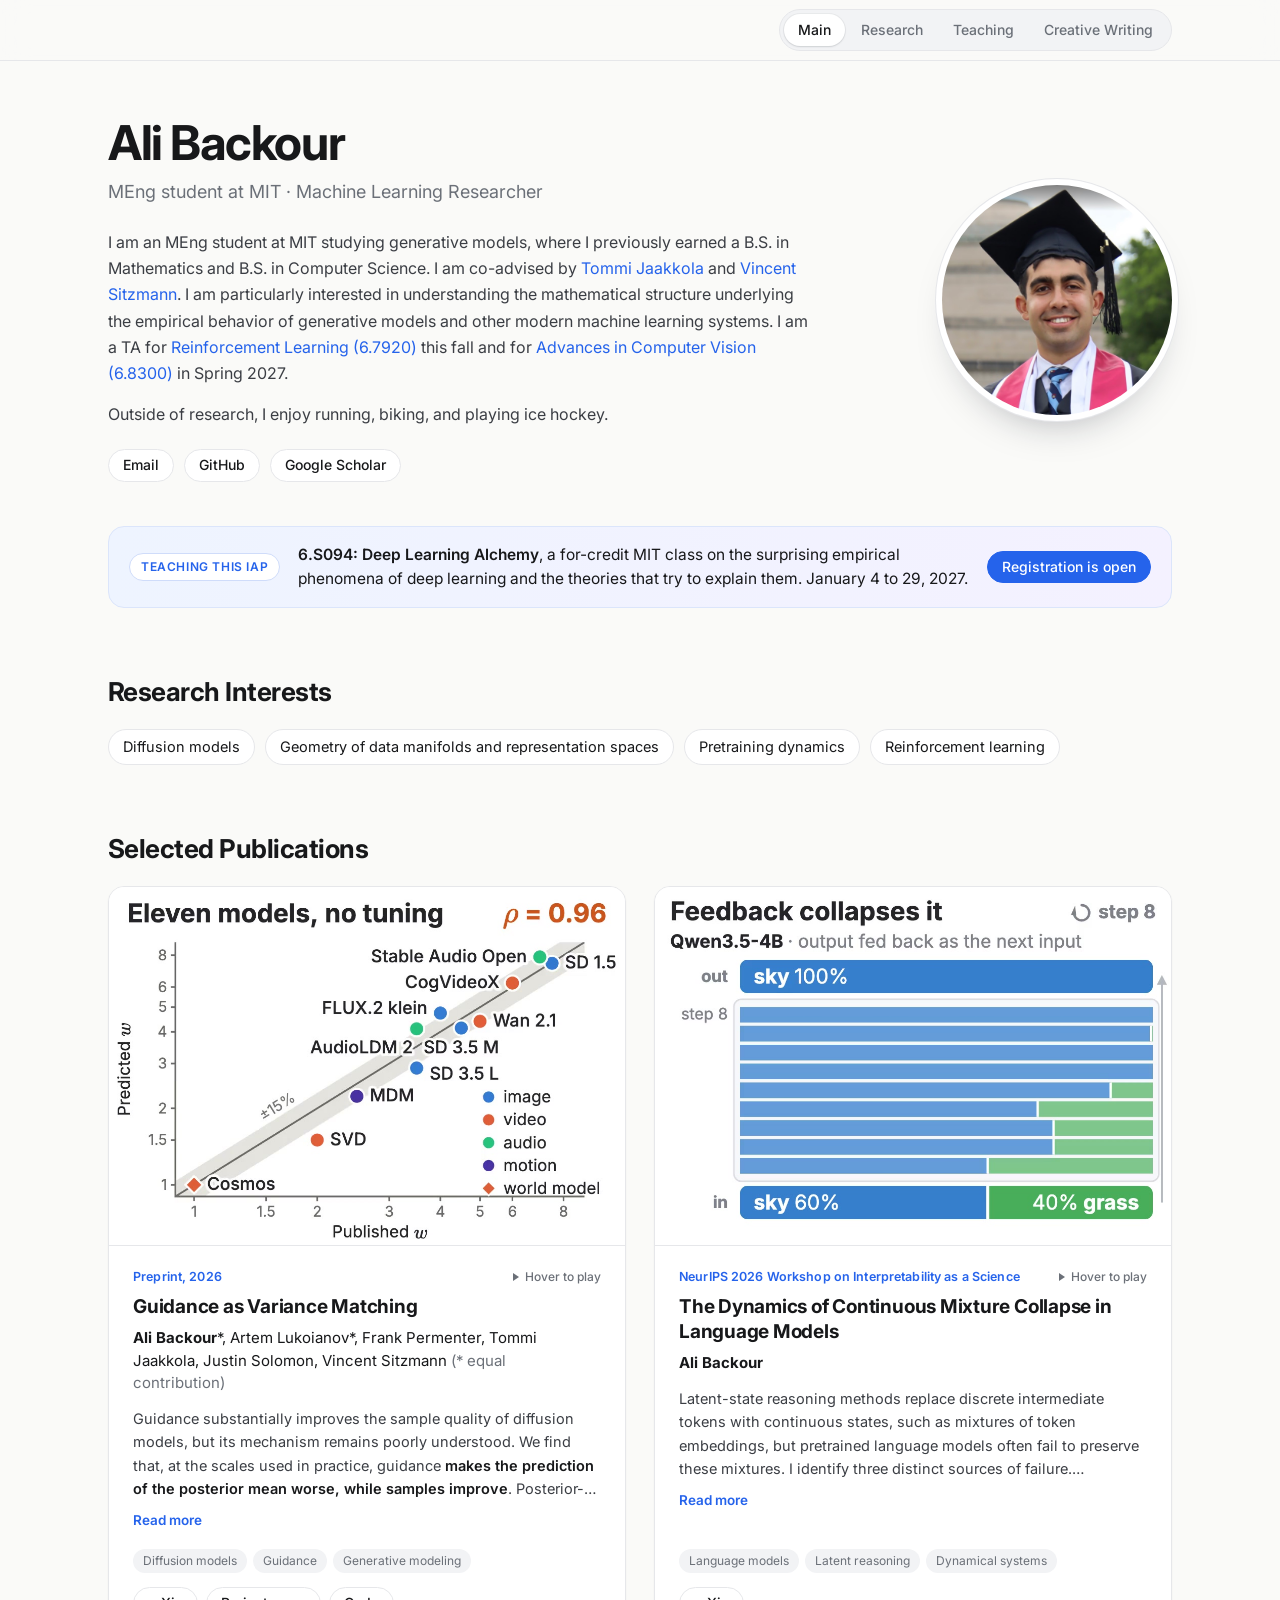
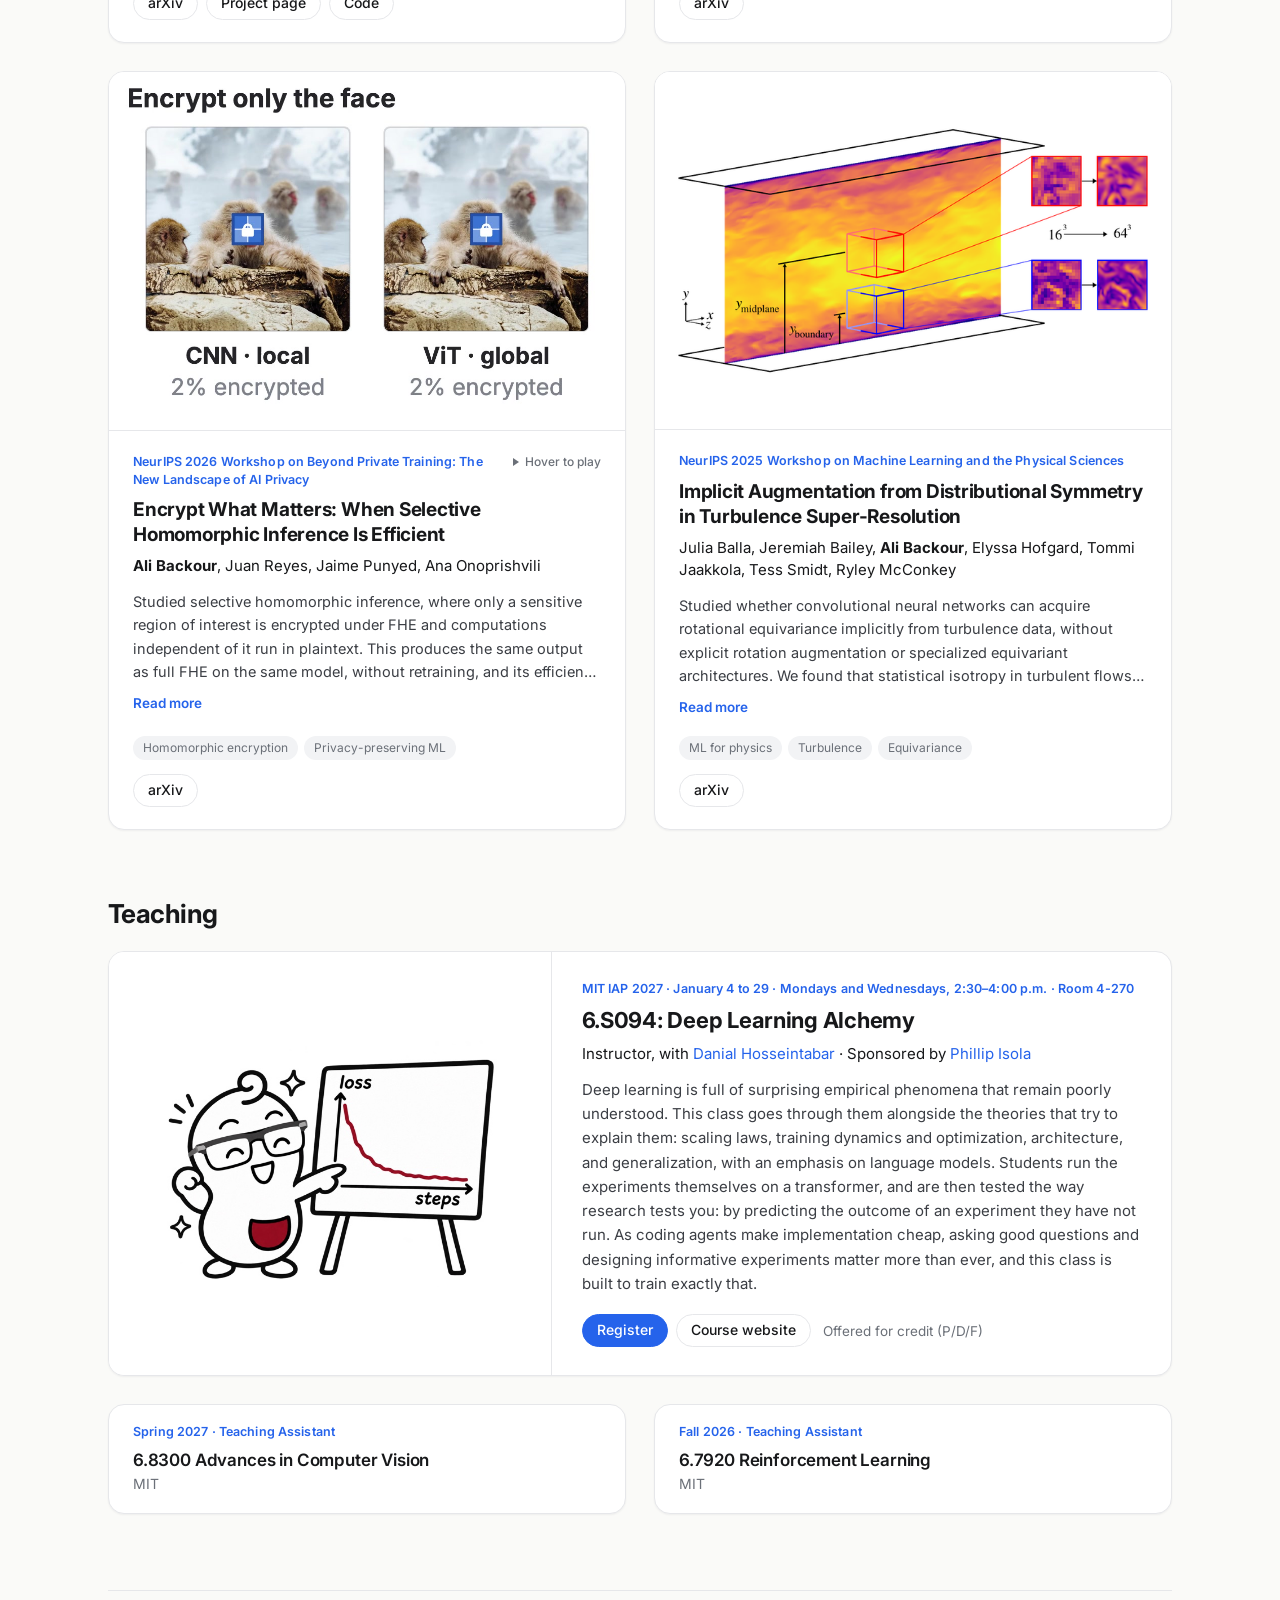
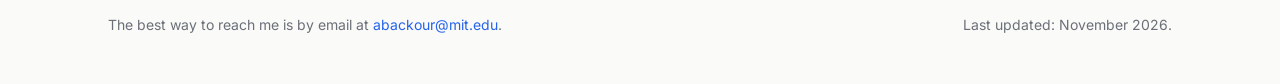
<file: index.html>
<!DOCTYPE html>
<html lang="en">
<head>
  <meta charset="UTF-8" />
  <meta name="viewport" content="width=device-width, initial-scale=1.0" />
  <meta name="google-site-verification" content="google28c472b48b6f00d3.html" />
  <meta name="description" content="Ali Backour — MEng student at MIT. Machine learning research on generative models." />

  <!-- Google tag (gtag.js) -->
  <script async src="https://www.googletagmanager.com/gtag/js?id=G-Q3FC6B8B9L"></script>
  <script>
    window.dataLayer = window.dataLayer || [];
    function gtag(){dataLayer.push(arguments);}
    gtag('js', new Date());
    gtag('config', 'G-Q3FC6B8B9L');
  </script>

  <title>Ali Backour</title>

  <!-- lets the stylesheet collapse long descriptions only when the "Read more" button can work -->
  <script>document.documentElement.classList.add('js');</script>

  <link rel="preconnect" href="https://fonts.googleapis.com" />
  <link rel="preconnect" href="https://fonts.gstatic.com" crossorigin />
  <link href="https://fonts.googleapis.com/css2?family=Inter:ital,wght@0,400;0,500;0,600;0,700;1,400;1,700&display=swap" rel="stylesheet" />
  <link rel="stylesheet" href="assets/css/main.css" />
</head>
<body id="top">
  <!-- Tabs: the first three scroll this page, the last opens the creative writing page.
       data-spy names the section a tab follows as the reader scrolls (script at the end). -->
  <nav class="site-nav" aria-label="Site">
    <div class="nav-inner">
      <a class="nav-name" href="#top">Ali Backour</a>
      <ul class="nav-tabs">
        <li><a href="#top" data-spy="top" class="is-active">Main</a></li>
        <li><a href="#research-interests" data-spy="research-interests">Research</a></li>
        <li><a href="#teaching" data-spy="teaching">Teaching</a></li>
        <li><a href="writing/index.html">Creative Writing</a></li>
      </ul>
    </div>
  </nav>

  <main class="container">

    <header class="site-header">
      <div class="intro">
        <h1 class="name">Ali Backour</h1>
        <p class="tagline">MEng student at MIT &middot; Machine Learning Researcher</p>
        <p>
          I am an MEng student at MIT studying generative models, where I previously earned a B.S. in
          Mathematics and B.S. in Computer Science. I am co-advised by
          <a href="https://people.csail.mit.edu/tommi/">Tommi Jaakkola</a> and
          <a href="https://www.vincentsitzmann.com/">Vincent Sitzmann</a>. I am particularly interested
          in understanding the mathematical structure underlying the empirical behavior of generative
          models and other modern machine learning systems. I am a TA for
          <a href="https://web.mit.edu/6.7920/www/">Reinforcement Learning (6.7920)</a> this fall
          and for
          <a href="https://www.scenerepresentations.org/courses/2026/spring/advances-in-cv/">Advances in Computer Vision (6.8300)</a>
          in Spring 2027.
        </p>
        <p>
          Outside of research, I enjoy running, biking, and playing ice hockey.
        </p>
        <div class="header-links">
          <a class="btn" href="mailto:abackour@mit.edu">Email</a>
          <a class="btn" href="https://github.com/Ali-Backour">GitHub</a>
          <a class="btn" href="https://scholar.google.com/citations?user=QkDfp_foEjUC&amp;hl=en">Google Scholar</a>
        </div>
      </div>
      <img src="profile.jpg" alt="Portrait of Ali Backour" class="profile-photo" />
    </header>

    <aside class="announce">
      <span class="badge">Teaching this IAP</span>
      <p>
        <a href="https://mit-deep-learning-alchemy.github.io/"><strong>6.S094: Deep Learning Alchemy</strong></a>,
        a for-credit MIT class on the surprising empirical phenomena of deep learning and the
        theories that try to explain them. January 4 to 29, 2027.
      </p>
      <a class="btn btn-primary" href="https://mit-deep-learning-alchemy.github.io/">Registration is open</a>
    </aside>

    <section id="research-interests">
      <h2>Research Interests</h2>
      <ul class="chips">
        <li>Diffusion models</li>
        <li>Geometry of data manifolds and representation spaces</li>
        <li>Pretraining dynamics</li>
        <li>Reinforcement learning</li>
      </ul>
    </section>

    <section id="publications">
      <h2>Selected Publications</h2>

      <div class="pub-grid">

        <article class="pub-card">
          <div class="pub-media">
            <!-- plays while the card is hovered, click to pause or resume (script at the end of the page) -->
            <video class="pub-anim" muted loop playsinline preload="auto" data-speed="2"
                   poster="assets/img/guidance_variance_matching.jpg"
                   aria-label="Animation: predictions of retrained denoisers scatter around the posterior mean, and guidance scales the spread back up until it matches the posterior covariance. It ends on a plot of predicted against published guidance scale for eleven image, video, audio, motion and world models, which fall along the diagonal">
              <source src="assets/img/guidance_variance_matching.mp4" type="video/mp4" />
            </video>
          </div>
          <div class="pub-body">
            <div class="pub-top">
              <p class="pub-venue">Preprint, 2026</p>
              <span class="play-hint" aria-hidden="true"></span>
            </div>
            <h3 class="pub-title"><a href="https://ottogin.github.io/vmg/">Guidance as Variance Matching</a></h3>
            <p class="pub-authors"><strong>Ali Backour</strong>*, Artem Lukoianov*, Frank Permenter, Tommi Jaakkola, Justin Solomon, Vincent Sitzmann <span class="pub-note">(* equal contribution)</span></p>
            <p class="pub-desc">
              Guidance substantially improves the sample quality of diffusion models, but its
              mechanism remains poorly understood. We find that, at the scales used in practice,
              guidance <strong>makes the prediction of the posterior mean worse, while samples
              improve</strong>. Posterior-mean predictions have less variance than the data, and
              guidance restores it. We introduce <strong><em>variance-matched guidance</em></strong>:
              a closed-form rule that picks the guidance scale by matching the variance of the guided
              predictions to that of the data. Without tuning, it
              <strong>recovers the hand-picked scales of eleven widely used models</strong> across
              image, video, audio, motion, and world generation. Our interpretation also suggests
              that <strong>guidance can work with negative scales</strong>, which our experiments
              support.
            </p>
            <button class="pub-more" type="button" aria-expanded="false">Read more</button>
            <div class="pub-foot">
              <ul class="pub-tags">
                <li>Diffusion models</li>
                <li>Guidance</li>
                <li>Generative modeling</li>
              </ul>
              <p class="pub-links">
                <a class="btn" href="https://arxiv.org/abs/2611.34801">arXiv</a>
                <a class="btn" href="https://ottogin.github.io/vmg/">Project page</a>
                <a class="btn" href="https://github.com/ottogin/guidance-as-variance-matching">Code</a>
              </p>
            </div>
          </div>
        </article>

        <article class="pub-card">
          <div class="pub-media">
            <video class="pub-anim" muted loop playsinline preload="auto"
                   poster="assets/img/mixture_collapse.jpg"
                   aria-label="Animation: a 60/40 mix of two words passes through the 32 layers of Qwen3.5-4B. With random weights it drifts to 52/48, with pretrained weights to 87/13, and when the output is fed back as the next input it collapses to a single word">
              <source src="assets/img/mixture_collapse.mp4" type="video/mp4" />
            </video>
          </div>
          <div class="pub-body">
            <div class="pub-top">
              <p class="pub-venue">NeurIPS 2026 Workshop on Interpretability as a Science</p>
              <span class="play-hint" aria-hidden="true"></span>
            </div>
            <h3 class="pub-title"><a href="https://arxiv.org/abs/2609.02049">The Dynamics of Continuous Mixture Collapse in Language Models</a></h3>
            <p class="pub-authors"><strong>Ali Backour</strong></p>
            <p class="pub-desc">
              Latent-state reasoning methods replace discrete intermediate tokens with continuous
              states, such as mixtures of token embeddings, but pretrained language models often fail
              to preserve these mixtures. I identify three distinct sources of failure. Transformer
              architectures distort mixture geometry, and training amplifies this. Even with perfectly
              linear transport, the softmax readout and autoregressive feedback form a dynamical system
              that either amplifies small differences until one component dominates or contracts
              mixtures until they become indistinguishable; the observed transition occurs near the
              predicted threshold, and pretrained-model rollouts lie mostly on the amplifying side.
              Finally, exact preservation of many-component mixtures generally requires a
              context-dependent correction whose dimensionality can grow with the number of components.
            </p>
            <button class="pub-more" type="button" aria-expanded="false">Read more</button>
            <div class="pub-foot">
              <ul class="pub-tags">
                <li>Language models</li>
                <li>Latent reasoning</li>
                <li>Dynamical systems</li>
              </ul>
              <p class="pub-links">
                <a class="btn" href="https://arxiv.org/abs/2609.02049">arXiv</a>
              </p>
            </div>
          </div>
        </article>

        <article class="pub-card">
          <div class="pub-media">
            <!-- photo: "Monkey Meditation" by Matthew Kane (Unsplash), CC0, via Wikimedia Commons -->
            <video class="pub-anim" muted loop playsinline preload="auto"
                   poster="assets/img/selective_fhe.jpg"
                   aria-label="Schematic animation: only the face in a photo is encrypted; in a CNN the encrypted region spreads outward layer by layer, while in a ViT it covers the whole image after one layer">
              <source src="assets/img/selective_fhe.mp4" type="video/mp4" />
            </video>
          </div>
          <div class="pub-body">
            <div class="pub-top">
              <p class="pub-venue">NeurIPS 2026 Workshop on Beyond Private Training: The New Landscape of AI Privacy</p>
              <span class="play-hint" aria-hidden="true"></span>
            </div>
            <h3 class="pub-title"><a href="https://arxiv.org/abs/2609.09357">Encrypt What Matters: When Selective Homomorphic Inference Is Efficient</a></h3>
            <p class="pub-authors"><strong>Ali Backour</strong>, Juan Reyes, Jaime Punyed, Ana Onoprishvili</p>
            <p class="pub-desc">
              Studied selective homomorphic inference, where only a sensitive region of interest is
              encrypted under FHE and computations independent of it run in plaintext. This produces
              the same output as full FHE on the same model, without retraining, and its efficiency
              depends on how quickly encrypted dependencies spread through the network. For small
              encrypted regions, locality-preserving architectures achieve order-of-magnitude speedups,
              while architectures with early global mixing gain essentially nothing.
            </p>
            <button class="pub-more" type="button" aria-expanded="false">Read more</button>
            <div class="pub-foot">
              <ul class="pub-tags">
                <li>Homomorphic encryption</li>
                <li>Privacy-preserving ML</li>
              </ul>
              <p class="pub-links">
                <a class="btn" href="https://arxiv.org/abs/2609.09357">arXiv</a>
              </p>
            </div>
          </div>
        </article>

        <article class="pub-card">
          <div class="pub-media">
            <a href="https://arxiv.org/abs/2509.20683">
              <img src="assets/img/turbulence_equivariance.png" alt="Turbulent channel flow with mid-plane and boundary subdomains super-resolved from 16³ to 64³" />
            </a>
          </div>
          <div class="pub-body">
            <p class="pub-venue">NeurIPS 2025 Workshop on Machine Learning and the Physical Sciences</p>
            <h3 class="pub-title"><a href="https://arxiv.org/abs/2509.20683">Implicit Augmentation from Distributional Symmetry in Turbulence Super-Resolution</a></h3>
            <p class="pub-authors">Julia Balla, Jeremiah Bailey, <strong>Ali Backour</strong>, Elyssa Hofgard, Tommi Jaakkola, Tess Smidt, Ryley McConkey</p>
            <p class="pub-desc">
              Studied whether convolutional neural networks can acquire rotational equivariance
              implicitly from turbulence data, without explicit rotation augmentation or
              specialized equivariant architectures. We found that statistical isotropy in
              turbulent flows acts as a natural source of augmentation: models trained on more
              isotropic mid-plane data exhibit lower equivariance error than those trained near
              anisotropic boundary layers, and increasing temporal or spatial sampling further
              improves equivariance.
            </p>
            <button class="pub-more" type="button" aria-expanded="false">Read more</button>
            <div class="pub-foot">
              <ul class="pub-tags">
                <li>ML for physics</li>
                <li>Turbulence</li>
                <li>Equivariance</li>
              </ul>
              <p class="pub-links">
                <a class="btn" href="https://arxiv.org/abs/2509.20683">arXiv</a>
              </p>
            </div>
          </div>
        </article>

      </div>
    </section>

    <section id="teaching">
      <h2>Teaching</h2>

      <article class="feature-card">
        <div class="pub-media">
          <a href="https://mit-deep-learning-alchemy.github.io/">
            <img src="assets/img/deep_learning_alchemy.png" alt="The Deep Learning Alchemy mascot pointing at a falling training-loss curve" />
          </a>
        </div>
        <div class="pub-body">
          <p class="pub-venue">MIT IAP 2027 &middot; January 4 to 29 &middot; Mondays and Wednesdays, 2:30&ndash;4:00 p.m. &middot; Room 4-270</p>
          <h3 class="pub-title"><a href="https://mit-deep-learning-alchemy.github.io/">6.S094: Deep Learning Alchemy</a></h3>
          <p class="pub-authors">Instructor, with <a href="https://danialht.github.io/">Danial Hosseintabar</a> &middot; Sponsored by <a href="https://web.mit.edu/phillipi/">Phillip Isola</a></p>
          <p class="pub-desc">
            Deep learning is full of surprising empirical phenomena that remain poorly understood.
            This class goes through them alongside the theories that try to explain them: scaling
            laws, training dynamics and optimization, architecture, and generalization, with an
            emphasis on language models. Students run the experiments themselves on a transformer,
            and are then tested the way research tests you: by predicting the outcome of an
            experiment they have not run. As coding agents make implementation cheap, asking good
            questions and designing informative experiments matter more than ever, and this class
            is built to train exactly that.
          </p>
          <div class="pub-foot">
            <p class="pub-links">
              <a class="btn btn-primary" href="https://forms.gle/GE8hsZxVdnZ6MqUc7">Register</a>
              <a class="btn" href="https://mit-deep-learning-alchemy.github.io/">Course website</a>
              <span class="pub-note">Offered for credit (P/D/F)</span>
            </p>
          </div>
        </div>
      </article>

      <div class="mini-grid">
        <div class="mini-card">
          <p class="pub-venue">Spring 2027 &middot; Teaching Assistant</p>
          <p class="mini-title"><a href="https://www.scenerepresentations.org/courses/2026/spring/advances-in-cv/">6.8300 Advances in Computer Vision</a></p>
          <p class="mini-sub">MIT</p>
        </div>
        <div class="mini-card">
          <p class="pub-venue">Fall 2026 &middot; Teaching Assistant</p>
          <p class="mini-title"><a href="https://web.mit.edu/6.7920/www/">6.7920 Reinforcement Learning</a></p>
          <p class="mini-sub">MIT</p>
        </div>
      </div>
    </section>

    <footer class="site-footer" id="contact">
      <p>
        The best way to reach me is by email at
        <a href="mailto:abackour@mit.edu">abackour@mit.edu</a>.
      </p>
      <p>Last updated: November 2026.</p>
    </footer>
  </main>

  <script>
    // Tab bar: light up the tab of the section being read, and show the name in the bar once
    // the big one at the top has scrolled away.
    (function () {
      var nav = document.querySelector('.site-nav'), name = document.querySelector('h1.name');
      var tabs = Array.prototype.slice.call(nav.querySelectorAll('.nav-tabs a[data-spy]'));
      function update() {
        var line = nav.offsetHeight + 60, current = tabs[0];
        tabs.forEach(function (tab) {
          var target = document.getElementById(tab.dataset.spy);
          if (target && target.getBoundingClientRect().top <= line) current = tab;
        });
        // at the very bottom the last section may be too short to reach the line
        if (window.scrollY > 0 && window.innerHeight + window.scrollY >= document.documentElement.scrollHeight - 2) current = tabs[tabs.length - 1];
        tabs.forEach(function (tab) { tab.classList.toggle('is-active', tab === current); });
        nav.classList.toggle('show-name', name.getBoundingClientRect().bottom < nav.offsetHeight);
      }
      window.addEventListener('scroll', update, { passive: true });
      window.addEventListener('resize', update);
      window.addEventListener('load', update);
      update();
    })();

    document.querySelectorAll('.pub-card').forEach(function (card) {
      // "Read more" opens the full description; hidden when the text already fits.
      var more = card.querySelector('.pub-more'), desc = card.querySelector('.pub-desc');
      if (more && desc) {
        more.addEventListener('click', function () {
          var open = card.classList.toggle('is-open');
          more.textContent = open ? 'Show less' : 'Read more';
          more.setAttribute('aria-expanded', open ? 'true' : 'false');
        });
        var fit = function () { if (!card.classList.contains('is-open')) more.hidden = desc.scrollHeight <= desc.clientHeight + 1; };
        window.addEventListener('load', fit);
        window.addEventListener('resize', fit);
      }

      // A card's animation loops while the card is hovered or focused, and rewinds to its first
      // frame otherwise (the clip opens on the same picture as the poster). A click on the
      // animation freezes it on the current frame; a second click, or leaving the card and coming
      // back, sets it going again. Touch screens have no hover, so there it plays while the
      // animation is on screen and a tap freezes or resumes it.
      var v = card.querySelector('video.pub-anim');
      if (!v) return;
      var frozen = false;
      function start() {
        if (frozen || !v.paused) return;
        v.playbackRate = parseFloat(v.dataset.speed) || 1;   // data-speed on the <video> tag
        var p = v.play();
        if (p) p.catch(function () {});
      }
      function stop() {
        frozen = false;
        card.classList.remove('is-frozen');
        v.pause();
        if (v.readyState > 0) v.currentTime = 0;
      }
      v.addEventListener('click', function () {
        if (v.paused) { frozen = false; start(); } else { frozen = true; v.pause(); }
      });
      v.addEventListener('play', function () { card.classList.add('is-playing'); card.classList.remove('is-frozen'); });
      v.addEventListener('pause', function () { card.classList.remove('is-playing'); card.classList.toggle('is-frozen', frozen); });
      if (window.matchMedia('(hover: hover)').matches) {
        card.addEventListener('mouseenter', start);
        card.addEventListener('mouseleave', stop);
        card.addEventListener('focusin', start);
        card.addEventListener('focusout', stop);
      } else if ('IntersectionObserver' in window &&
                 !window.matchMedia('(prefers-reduced-motion: reduce)').matches) {
        new IntersectionObserver(function (entries) {
          if (entries[0].isIntersecting) start(); else stop();
        }, { threshold: 0.6 }).observe(v);
      }
    });
  </script>
</body>
</html>
</file>
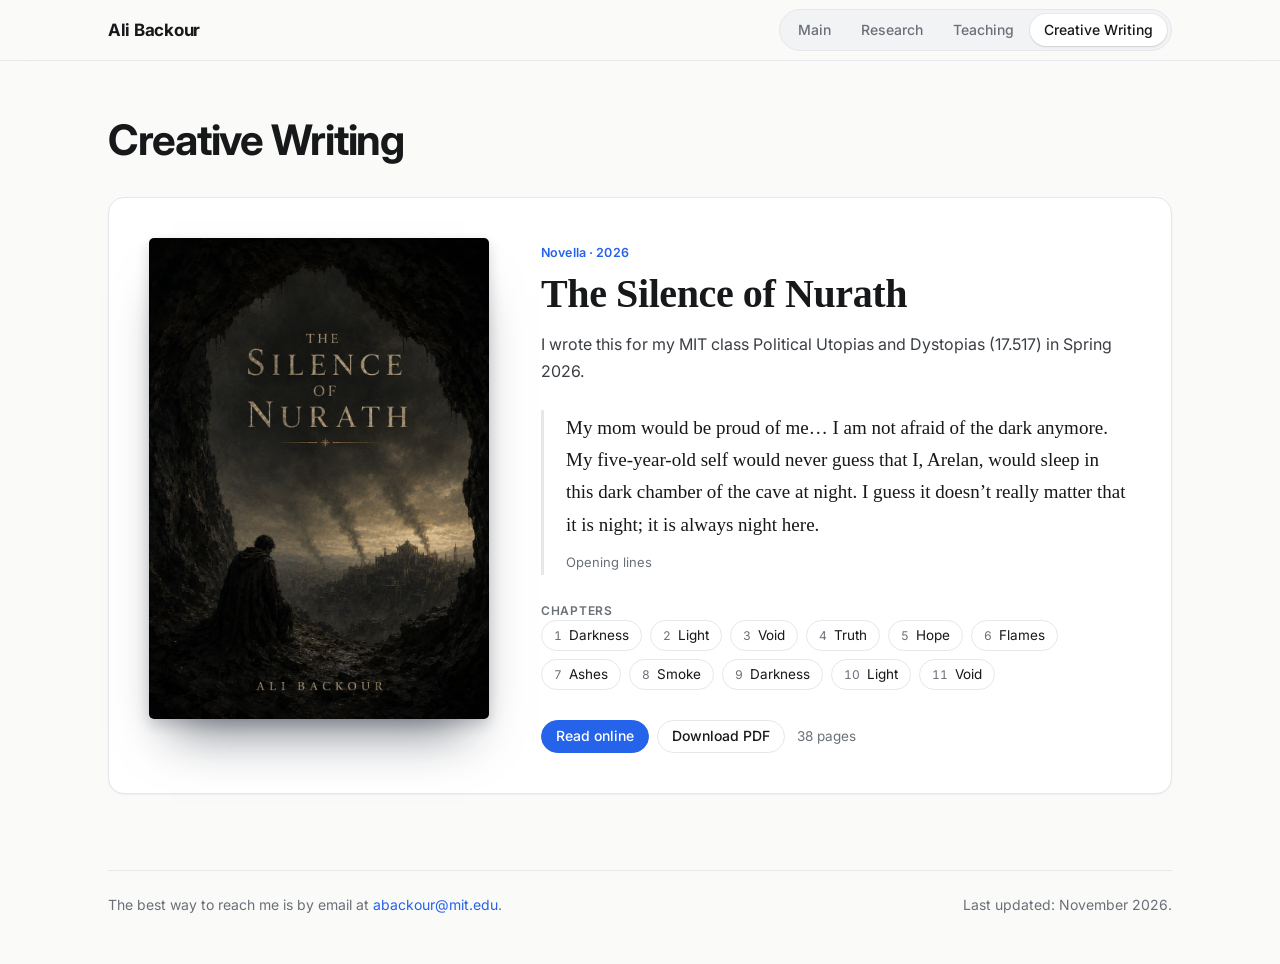
<file: writing/index.html>
<!DOCTYPE html>
<html lang="en">
<head>
  <meta charset="UTF-8" />
  <meta name="viewport" content="width=device-width, initial-scale=1.0" />
  <meta name="description" content="Creative writing by Ali Backour: The Silence of Nurath, a novella." />

  <!-- Google tag (gtag.js) -->
  <script async src="https://www.googletagmanager.com/gtag/js?id=G-Q3FC6B8B9L"></script>
  <script>
    window.dataLayer = window.dataLayer || [];
    function gtag(){dataLayer.push(arguments);}
    gtag('js', new Date());
    gtag('config', 'G-Q3FC6B8B9L');
  </script>

  <title>Creative Writing &middot; Ali Backour</title>

  <link rel="preconnect" href="https://fonts.googleapis.com" />
  <link rel="preconnect" href="https://fonts.gstatic.com" crossorigin />
  <link href="https://fonts.googleapis.com/css2?family=Inter:ital,wght@0,400;0,500;0,600;0,700;1,400;1,700&display=swap" rel="stylesheet" />
  <link rel="stylesheet" href="../assets/css/main.css" />
</head>
<body>
  <!-- Same tab bar as the homepage; here the first three tabs lead back to it. -->
  <nav class="site-nav show-name" aria-label="Site">
    <div class="nav-inner">
      <a class="nav-name" href="../index.html">Ali Backour</a>
      <ul class="nav-tabs">
        <li><a href="../index.html">Main</a></li>
        <li><a href="../index.html#research-interests">Research</a></li>
        <li><a href="../index.html#teaching">Teaching</a></li>
        <li><a href="index.html" class="is-active" aria-current="page">Creative Writing</a></li>
      </ul>
    </div>
  </nav>

  <main class="container">
    <h1 class="page-title">Creative Writing</h1>

    <!-- One <article class="book"> per piece. The PDF and its cover sit in this folder. -->
    <article class="book">
      <a class="book-cover" href="the-silence-of-nurath.pdf">
        <img src="the-silence-of-nurath-cover.jpg" width="900" height="1272"
             alt="Cover of The Silence of Nurath: a cloaked figure sits at the mouth of a cave, looking out at a city with smoke rising from it" />
      </a>
      <div class="book-body">
        <p class="pub-venue">Novella &middot; 2026</p>
        <h2 class="book-title">The Silence of Nurath</h2>
        <p class="book-note">
          I wrote this for my MIT class Political Utopias and Dystopias (17.517) in Spring 2026.
        </p>

        <blockquote class="book-excerpt">
          My mom would be proud of me&hellip; I am not afraid of the dark anymore. My five-year-old
          self would never guess that I, Arelan, would sleep in this dark chamber of the cave at
          night. I guess it doesn&rsquo;t really matter that it is night; it is always night here.
          <footer>Opening lines</footer>
        </blockquote>

        <p class="book-label">Chapters</p>
        <!-- each chapter opens the PDF at the page it starts on -->
        <ol class="book-chapters">
          <li><a href="the-silence-of-nurath.pdf#page=3"><span>1</span>Darkness</a></li>
          <li><a href="the-silence-of-nurath.pdf#page=5"><span>2</span>Light</a></li>
          <li><a href="the-silence-of-nurath.pdf#page=7"><span>3</span>Void</a></li>
          <li><a href="the-silence-of-nurath.pdf#page=9"><span>4</span>Truth</a></li>
          <li><a href="the-silence-of-nurath.pdf#page=12"><span>5</span>Hope</a></li>
          <li><a href="the-silence-of-nurath.pdf#page=14"><span>6</span>Flames</a></li>
          <li><a href="the-silence-of-nurath.pdf#page=18"><span>7</span>Ashes</a></li>
          <li><a href="the-silence-of-nurath.pdf#page=23"><span>8</span>Smoke</a></li>
          <li><a href="the-silence-of-nurath.pdf#page=27"><span>9</span>Darkness</a></li>
          <li><a href="the-silence-of-nurath.pdf#page=32"><span>10</span>Light</a></li>
          <li><a href="the-silence-of-nurath.pdf#page=38"><span>11</span>Void</a></li>
        </ol>

        <p class="pub-links">
          <a class="btn btn-primary" href="the-silence-of-nurath.pdf">Read online</a>
          <a class="btn" href="the-silence-of-nurath.pdf" download="The Silence of Nurath - Ali Backour.pdf">Download PDF</a>
          <span class="pub-note">38 pages</span>
        </p>
      </div>
    </article>

    <footer class="site-footer">
      <p>
        The best way to reach me is by email at
        <a href="mailto:abackour@mit.edu">abackour@mit.edu</a>.
      </p>
      <p>Last updated: November 2026.</p>
    </footer>
  </main>
</body>
</html>
</file>
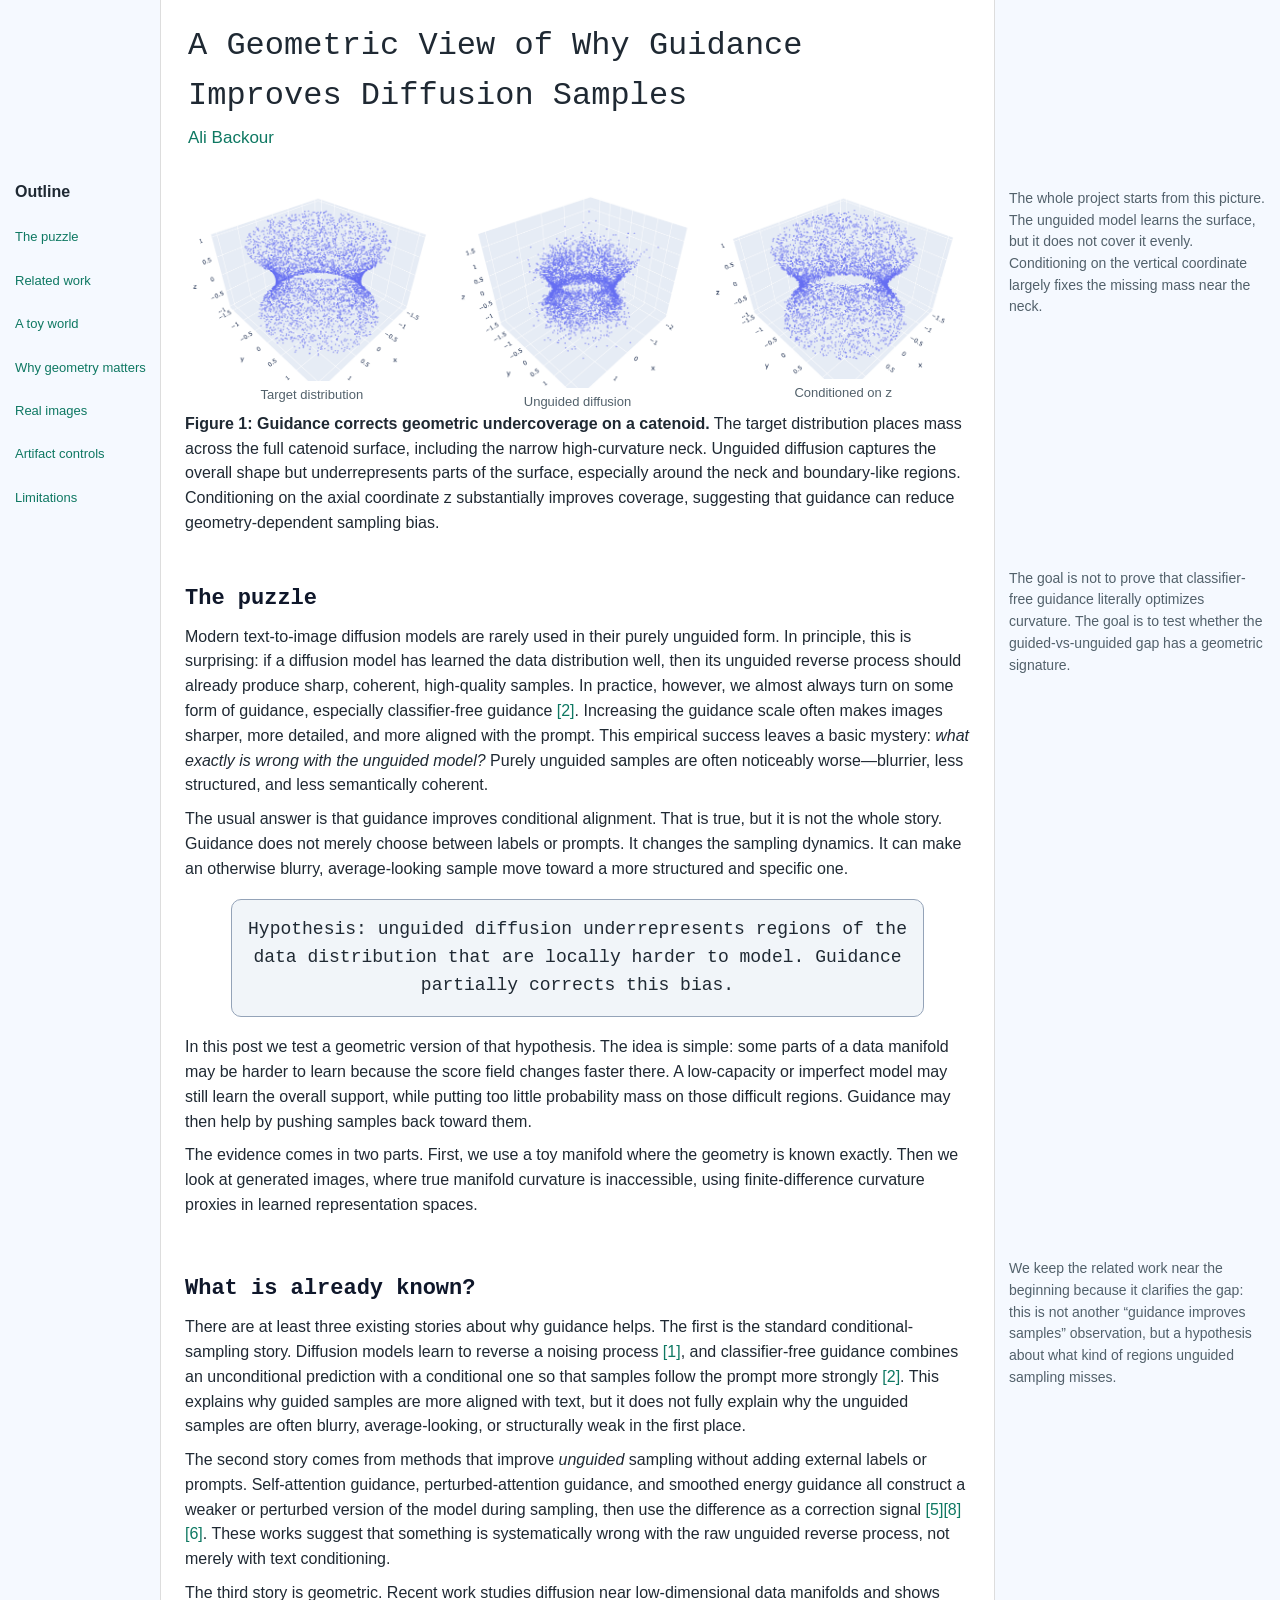
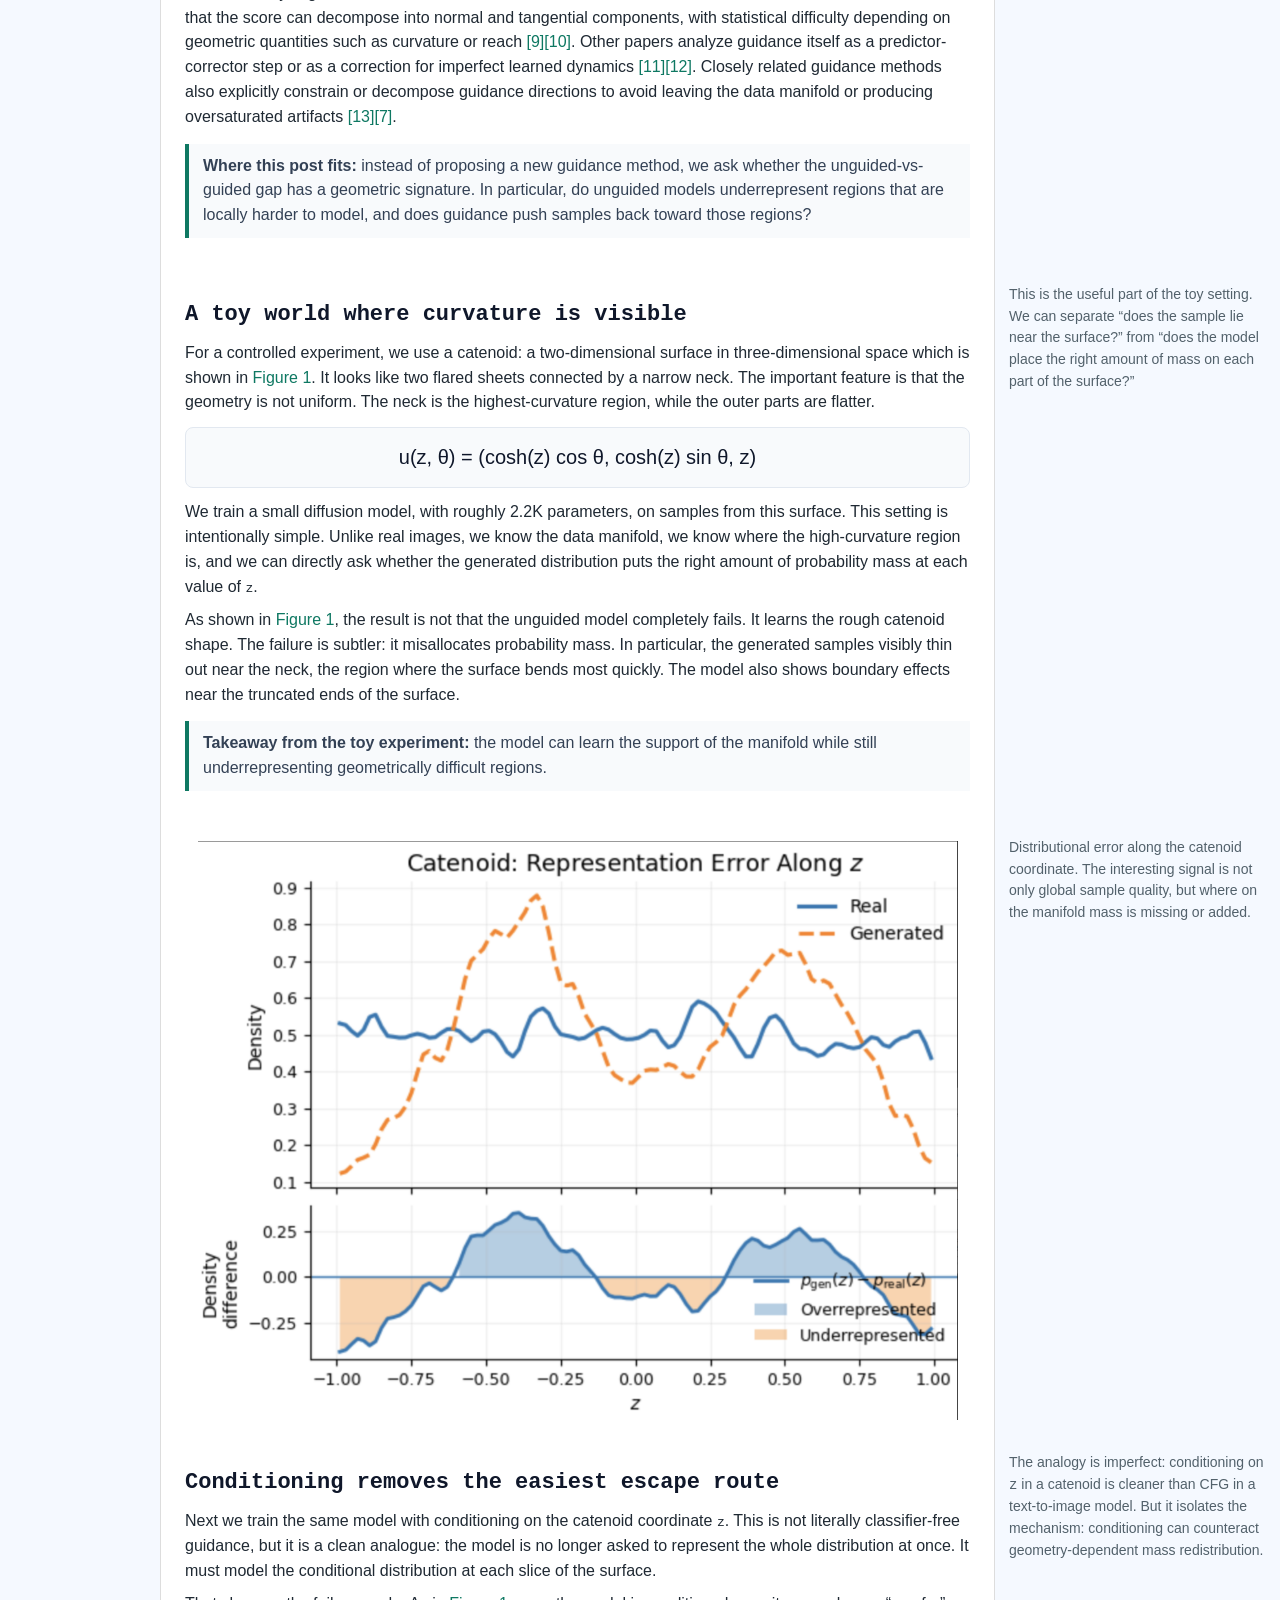
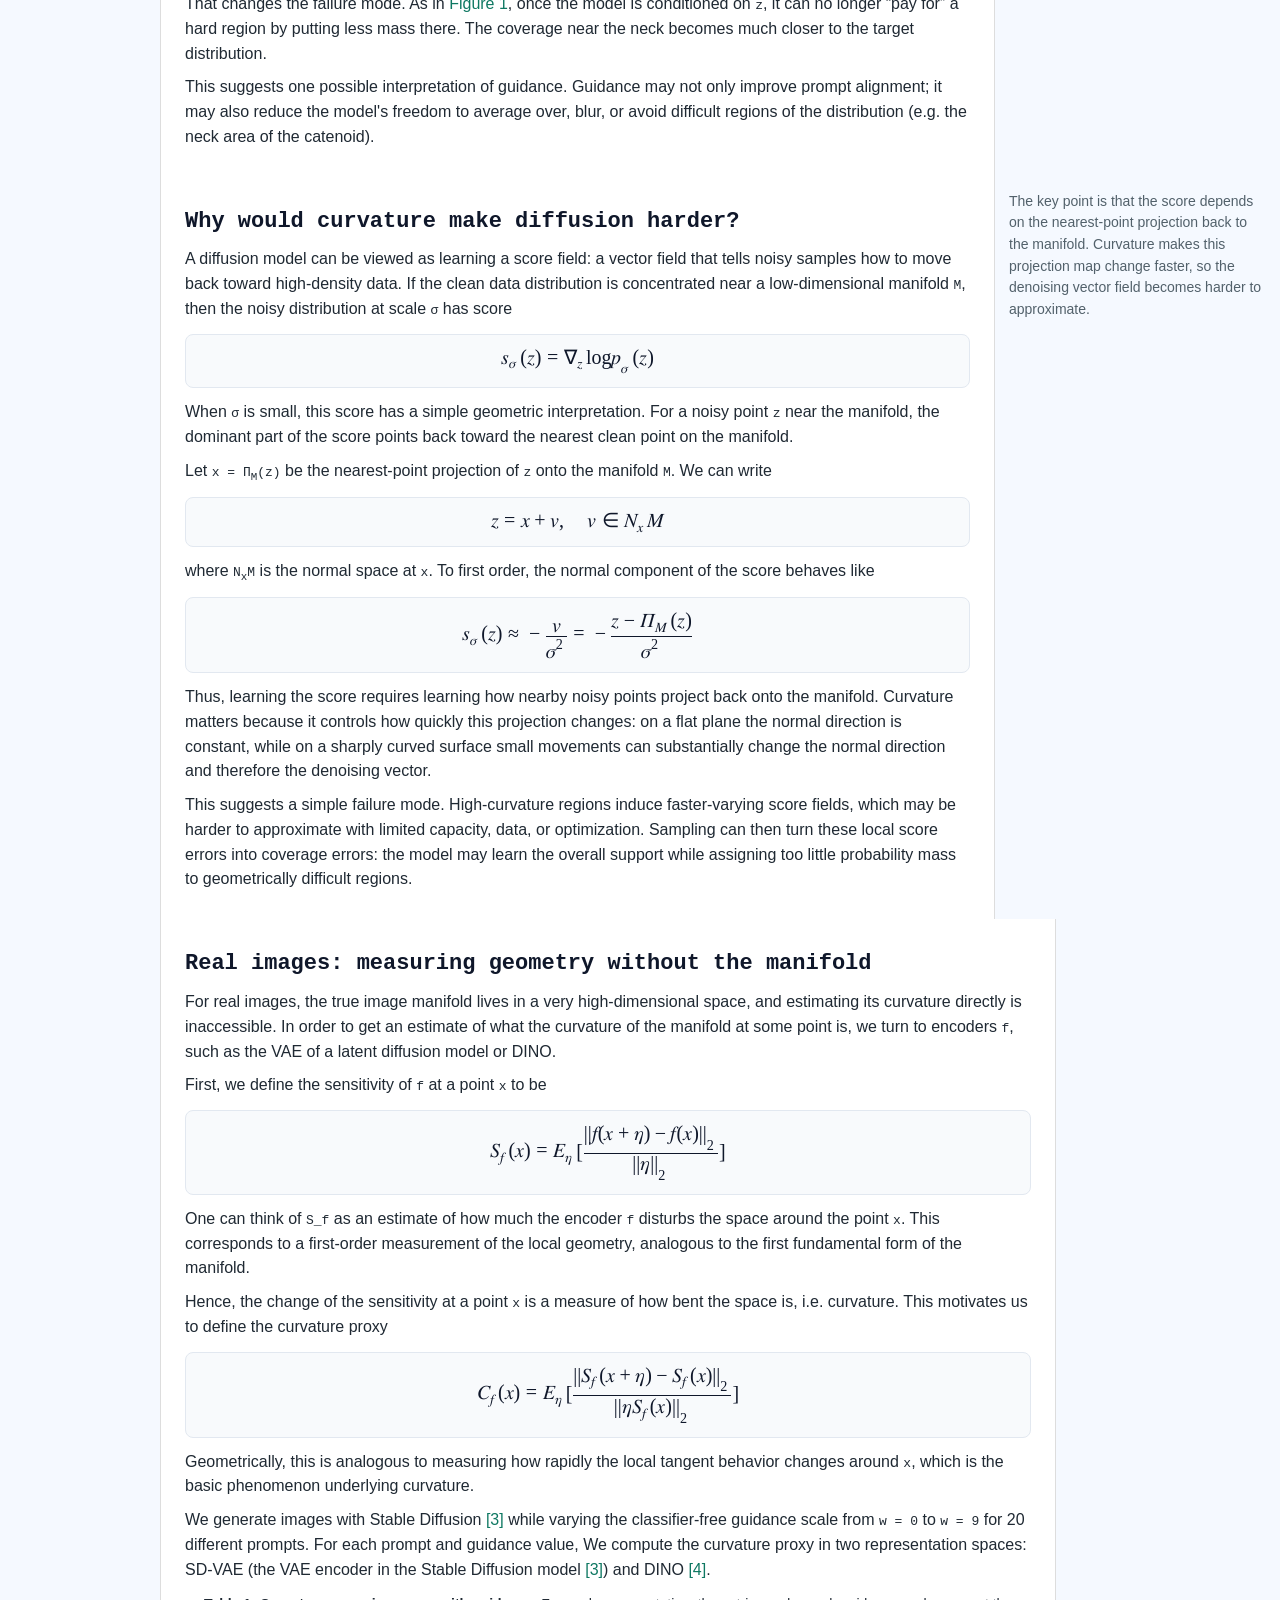
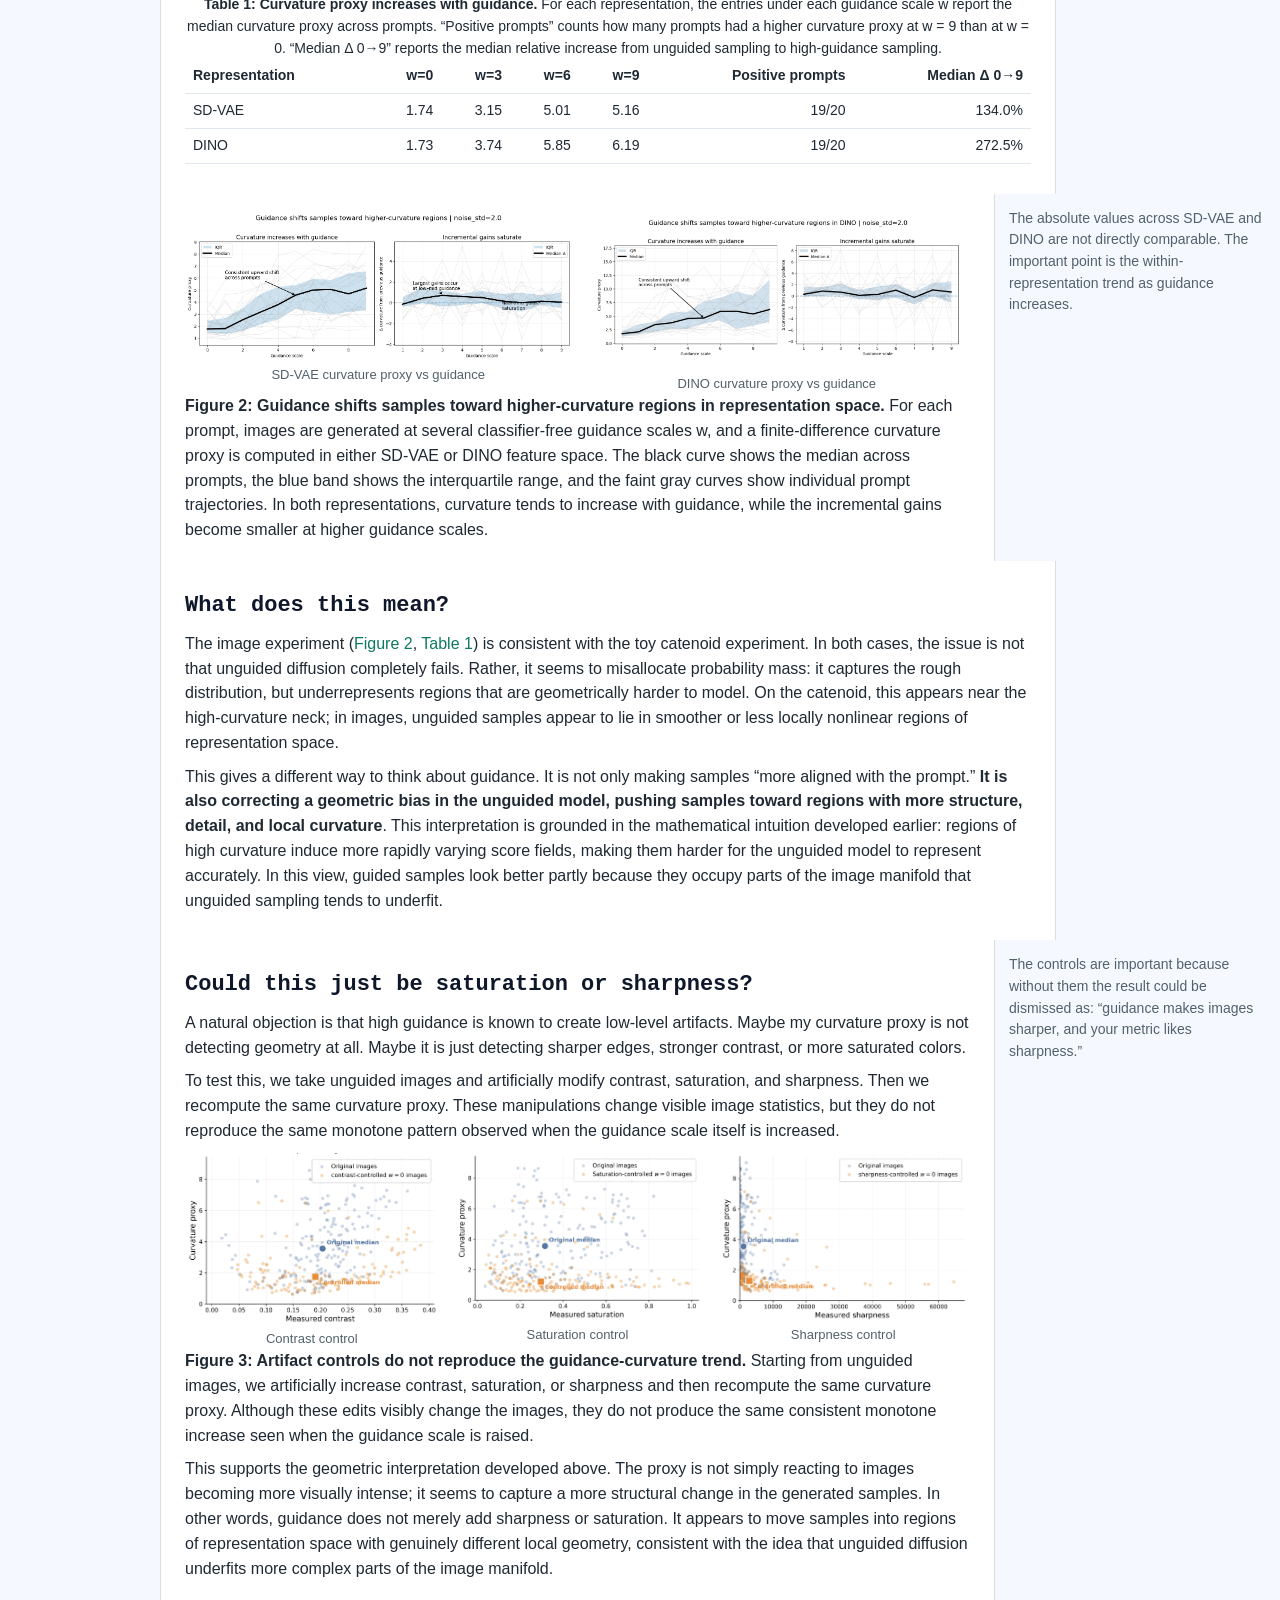
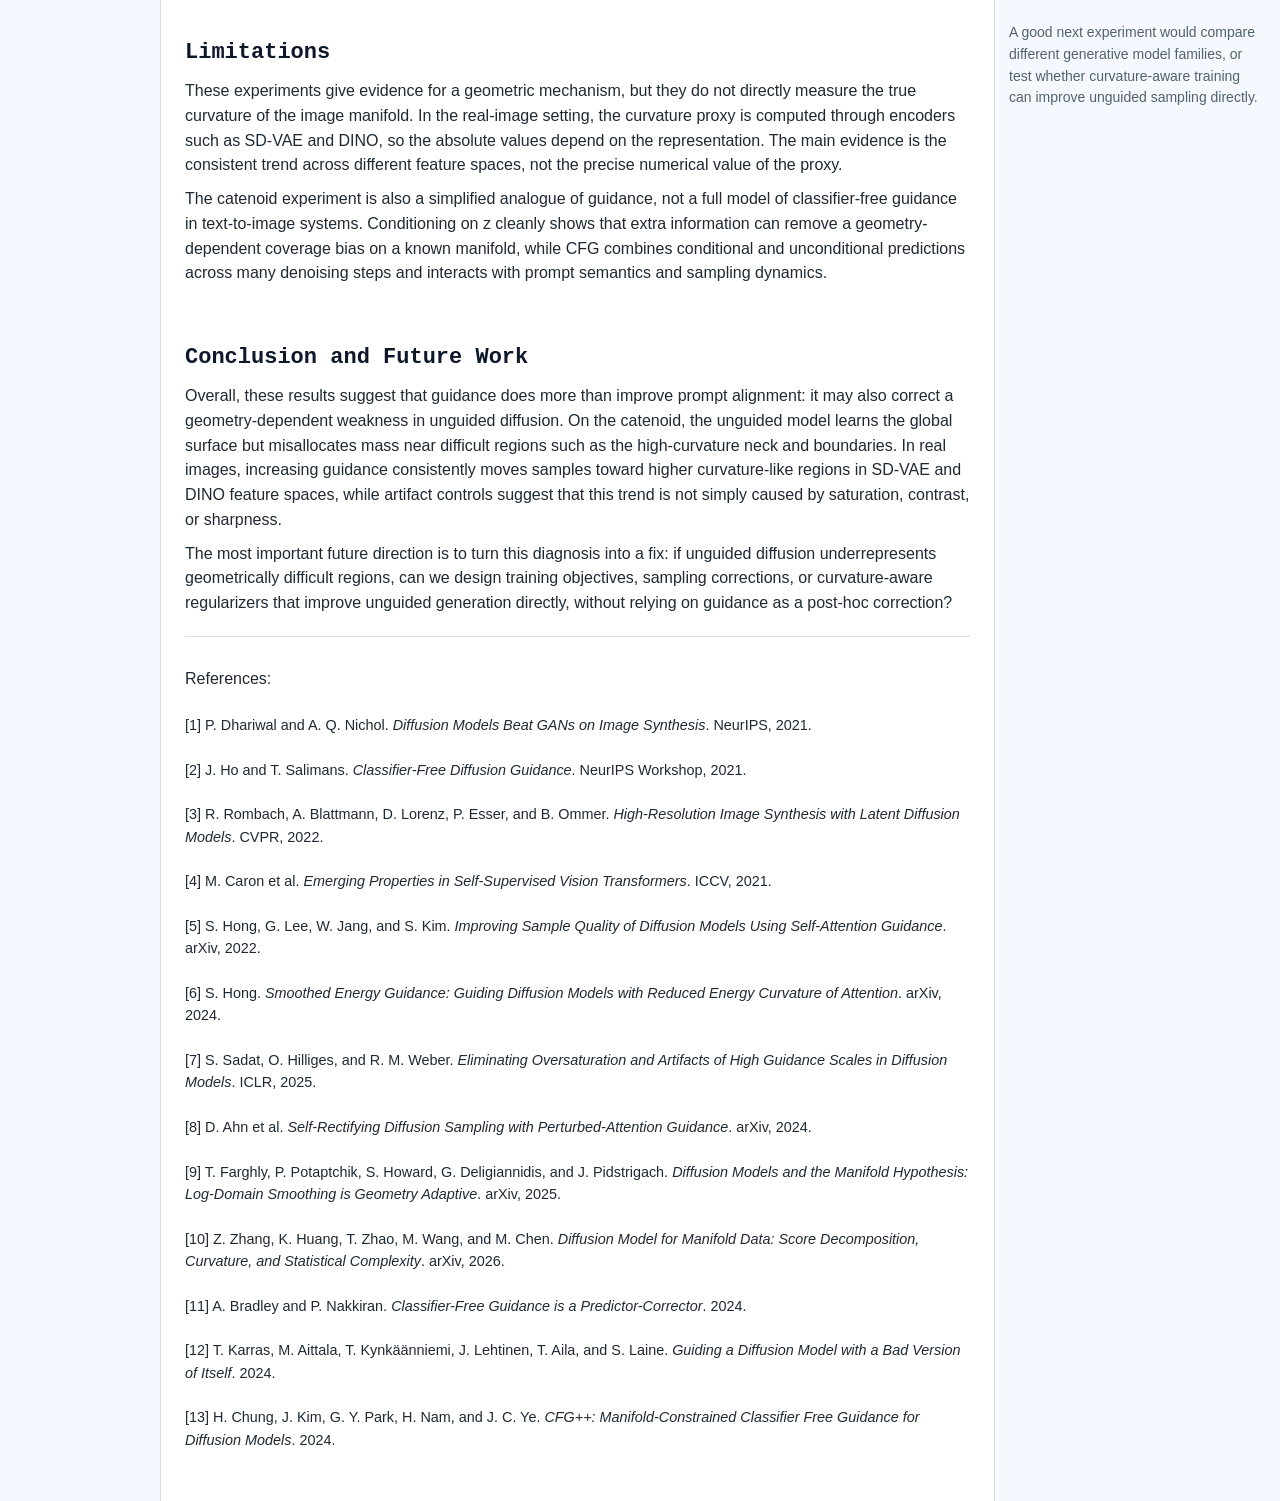
<file: blogs/guidance_geometry_blog/index.html>
<!DOCTYPE html>
<html>
<head>
  <meta charset="UTF-8">
  <meta name="viewport" content="width=device-width, initial-scale=1">
  <title>A Geometric View of Why Guidance Improves Diffusion Samples</title>
  <meta property="og:title" content="A Geometric View of Why Guidance Improves Diffusion Samples" />
  <style type="text/css">
    body {
      background-color: #f5f9ff;
      margin: 0;
      color: #1f2933;
      line-height: 1.55;
    }
    .content-margin-container {
      display: flex;
      width: 100%;
      justify-content: left;
      align-items: flex-start;
    }
    .main-content-block {
      width: 70%;
      max-width: 1100px;
      background-color: #fff;
      border-left: 1px solid #DDD;
      border-right: 1px solid #DDD;
      padding: 18px 24px 18px 24px;
      font-family: "HelveticaNeue-Light", "Helvetica Neue Light", "Helvetica Neue", Helvetica, Arial, sans-serif;
      box-sizing: border-box;
    }
    .margin-left-block {
      font-size: 14px;
      width: 15%;
      max-width: 150px;
      position: relative;
      margin-left: 10px;
      text-align: left;
      font-family: "HelveticaNeue-Light", "Helvetica Neue Light", "Helvetica Neue", Helvetica, Arial, sans-serif;
      padding: 5px;
      box-sizing: border-box;
    }
    .margin-right-block {
      font-family: "HelveticaNeue-Light", "Helvetica Neue Light", "Helvetica Neue", Helvetica, Arial, sans-serif;
      font-size: 14px;
      width: 25%;
      max-width: 285px;
      position: relative;
      text-align: left;
      padding: 14px;
      color: #52616b;
      box-sizing: border-box;
    }
    img {
      max-width: 100%;
      height: auto;
      display: block;
      margin: auto;
    }
    a:link, a:visited { color: #0e7862; text-decoration: none; }
    a:hover { color: #24b597; }
    h1 {
      font-size: 22px;
      margin-top: 10px;
      margin-bottom: 8px;
      font-family: "Courier New", Courier, monospace;
      color: #0f172a;
    }
    h2 {
      font-size: 17px;
      margin-top: 14px;
      margin-bottom: 4px;
      color: #0f172a;
    }
    p { margin: 0.55em 0; }
    table.header {
      font-weight: 300;
      font-size: 17px;
      width: 100%;
    }
    table td, table td * { vertical-align: middle; position: relative; }
    hr {
      height: 1px;
      border: none;
      background-color: #DDD;
      margin: 20px 0;
    }
    div.hypothesis {
      width: 84%;
      background-color: #f1f5f9;
      border: 1px solid #94a3b8;
      border-radius: 10px;
      font-family: "Courier New", Courier, monospace;
      font-size: 18px;
      text-align: center;
      margin: 18px auto;
      padding: 16px;
    }
.equation {
  background: #f8fafc;
  border: 1px solid #e2e8f0;
  border-radius: 8px;
  padding: 14px 12px;
  margin: 12px auto;
  text-align: center;
  overflow-x: auto;
  color: #0f172a;
  font-size: 20px;
}

.equation math {
  font-family: serif;
}
    .image-row {
      display: grid;
      grid-template-columns: repeat(3, 1fr);
      gap: 12px;
      align-items: start;
    }
    .image-row.two { grid-template-columns: repeat(2, 1fr); }
    .panel-label {
      text-align: center;
      font-size: 13px;
      color: #52616b;
      margin-top: 4px;
    }
    .small-table {
      border-collapse: collapse;
      width: 100%;
      font-size: 14px;
      margin: 12px 0;
    }
    .small-table th, .small-table td {
      border-bottom: 1px solid #e2e8f0;
      padding: 6px 8px;
      text-align: right;
    }
    .small-table th:first-child, .small-table td:first-child { text-align: left; }
    .citation {
      font-size: 0.9em;
      background-color: #fff;
      padding: 10px 0;
      height: auto;
    }
    .toc {
      position: fixed;
      max-width: inherit;
      top: max(20%, 120px);
    }
    .toc a { font-size: 13px; }
    .takeaway {
      border-left: 4px solid #0e7862;
      background: #f8fafc;
      padding: 10px 14px;
      margin: 14px 0;
      color: #334155;
    }
    @media (max-width: 900px) {
      .content-margin-container { display: block; }
      .main-content-block { width: 100%; border-left: none; border-right: none; }
      .margin-left-block, .margin-right-block { display: none; }
      .image-row, .image-row.two { grid-template-columns: 1fr; }
    }
  </style>
</head>
<body>

  <div class="content-margin-container">
    <div class="margin-left-block"></div>
    <div class="main-content-block">
      <table class="header" align="left">
        <tr>
          <td colspan="4">
            <span style="font-size: 32px; font-family: 'Courier New', Courier, monospace;">A Geometric View of Why Guidance Improves Diffusion Samples</span>
          </td>
        </tr>
        <tr>
          <td align="left"><span style="font-size:17px"><a href="https://ali-backour.github.io/">Ali Backour</a></span></td>
        </tr>
        <tr>
        </tr>
      </table>
    </div>
    <div class="margin-right-block"></div>
  </div>

  <div class="content-margin-container" id="intro">
    <div class="margin-left-block">
      <div class="toc">
        <b style="font-size:16px">Outline</b><br><br>
        <a href="#intro">The puzzle</a><br><br>
        <a href="#related">Related work</a><br><br>
        <a href="#catenoid">A toy world</a><br><br>
        <a href="#score">Why geometry matters</a><br><br>
        <a href="#images">Real images</a><br><br>
        <a href="#controls">Artifact controls</a><br><br>
        <a href="#limits">Limitations</a><br><br>
      </div>
    </div>
<div id="fig-catenoid-guidance" class="main-content-block">
  <div class="image-row">
    <div>
      <img src="./images/catenoid_ground_truth.png" alt="Target catenoid distribution">
      <div class="panel-label">Target distribution</div>
    </div>

    <div>
      <img src="./images/catenoid_unguided.png" alt="Unguided diffusion samples">
      <div class="panel-label">Unguided diffusion</div>
    </div>

    <div>
      <img src="./images/catenoid_conditional.png" alt="Conditional diffusion samples">
      <div class="panel-label">Conditioned on z</div>
    </div>
  </div>

  <div class="figure-caption">
    <strong>Figure 1: Guidance corrects geometric undercoverage on a catenoid.</strong>
    The target distribution places mass across the full catenoid surface, including the narrow high-curvature neck.
    Unguided diffusion captures the overall shape but underrepresents parts of the surface, especially around the neck and boundary-like regions.
    Conditioning on the axial coordinate z  substantially improves coverage, suggesting that guidance can reduce geometry-dependent sampling bias.
  </div>
</div>
    <div class="margin-right-block">
      The whole project starts from this picture. The unguided model learns the surface, but it does not cover it evenly. Conditioning on the vertical coordinate largely fixes the missing mass near the neck.
    </div>
  </div>

  <div class="content-margin-container">
    <div class="margin-left-block"></div>
    <div class="main-content-block">
      <h1>The puzzle</h1>
      <p>Modern text-to-image diffusion models are rarely used in their purely unguided form. In principle, this is surprising: if a diffusion model has learned the data distribution well, then its unguided reverse process should already produce sharp, coherent, high-quality samples. In practice, however, we almost always turn on some form of guidance, especially classifier-free guidance <a href="#ref_2">[2]</a>. Increasing the guidance scale often makes images sharper, more detailed, and more aligned with the prompt. This empirical success leaves a basic mystery: <em>what exactly is wrong with the unguided model?</em> Purely unguided samples are often noticeably worse—blurrier, less structured, and less semantically coherent.</p>
      <p>The usual answer is that guidance improves conditional alignment. That is true, but it is not the whole story. Guidance does not merely choose between labels or prompts. It changes the sampling dynamics. It can make an otherwise blurry, average-looking sample move toward a more structured and specific one.</p>
      <div class="hypothesis">Hypothesis: unguided diffusion underrepresents regions of the data distribution that are locally harder to model. Guidance partially corrects this bias.</div>
      <p>In this post we test a geometric version of that hypothesis. The idea is simple: some parts of a data manifold may be harder to learn because the score field changes faster there. A low-capacity or imperfect model may still learn the overall support, while putting too little probability mass on those difficult regions. Guidance may then help by pushing samples back toward them.</p>
      <p>The evidence comes in two parts. First, we use a toy manifold where the geometry is known exactly. Then we look at generated images, where true manifold curvature is inaccessible, using finite-difference curvature proxies in learned representation spaces.</p>
    </div>
    <div class="margin-right-block">
      The goal is not to prove that classifier-free guidance literally optimizes curvature. The goal is to test whether the guided-vs-unguided gap has a geometric signature.
    </div>
  </div>

  <div class="content-margin-container" id="related">
    <div class="margin-left-block"></div>
    <div class="main-content-block">
      <h1>What is already known?</h1>
      <p>There are at least three existing stories about why guidance helps. The first is the standard conditional-sampling story. Diffusion models learn to reverse a noising process <a href="#ref_1">[1]</a>, and classifier-free guidance combines an unconditional prediction with a conditional one so that samples follow the prompt more strongly <a href="#ref_2">[2]</a>. This explains why guided samples are more aligned with text, but it does not fully explain why the unguided samples are often blurry, average-looking, or structurally weak in the first place.</p>
      <p>The second story comes from methods that improve <em>unguided</em> sampling without adding external labels or prompts. Self-attention guidance, perturbed-attention guidance, and smoothed energy guidance all construct a weaker or perturbed version of the model during sampling, then use the difference as a correction signal <a href="#ref_5">[5]</a><a href="#ref_8">[8]</a><a href="#ref_6">[6]</a>. These works suggest that something is systematically wrong with the raw unguided reverse process, not merely with text conditioning.</p>
      <p>The third story is geometric. Recent work studies diffusion near low-dimensional data manifolds and shows that the score can decompose into normal and tangential components, with statistical difficulty depending on geometric quantities such as curvature or reach <a href="#ref_9">[9]</a><a href="#ref_10">[10]</a>. Other papers analyze guidance itself as a predictor-corrector step or as a correction for imperfect learned dynamics <a href="#ref_11">[11]</a><a href="#ref_12">[12]</a>. Closely related guidance methods also explicitly constrain or decompose guidance directions to avoid leaving the data manifold or producing oversaturated artifacts <a href="#ref_13">[13]</a><a href="#ref_7">[7]</a>.</p>
      <div class="takeaway"><b>Where this post fits:</b> instead of proposing a new guidance method, we ask whether the unguided-vs-guided gap has a geometric signature. In particular, do unguided models underrepresent regions that are locally harder to model, and does guidance push samples back toward those regions?</div>
    </div>
    <div class="margin-right-block">
      We keep the related work near the beginning because it clarifies the gap: this is not another “guidance improves samples” observation, but a hypothesis about what kind of regions unguided sampling misses.
    </div>
  </div>


  <div class="content-margin-container" id="catenoid">
    <div class="margin-left-block"></div>
    <div class="main-content-block">
      <h1>A toy world where curvature is visible</h1>
      <p>For a controlled experiment, we use a catenoid: a two-dimensional surface in three-dimensional space which is shown in <a href="#fig-catenoid-guidance">Figure 1</a>. It looks like two flared sheets connected by a narrow neck. The important feature is that the geometry is not uniform. The neck is the highest-curvature region, while the outer parts are flatter.</p>
      <div class="equation">u(z, θ) = (cosh(z) cos θ, cosh(z) sin θ, z)</div>
      <p>We train a small diffusion model, with roughly 2.2K parameters, on samples from this surface. This setting is intentionally simple. Unlike real images, we know the data manifold, we know where the high-curvature region is, and we can directly ask whether the generated distribution puts the right amount of probability mass at each value of <code>z</code>.</p>
<p>
As shown in <a href="#fig-catenoid-guidance">Figure 1</a>, the result is not that the unguided model completely fails. It learns the rough catenoid shape. The failure is subtler: it misallocates probability mass. In particular, the generated samples visibly thin out near the neck, the region where the surface bends most quickly. The model also shows boundary effects near the truncated ends of the surface.
</p>      
<div class="takeaway"><b>Takeaway from the toy experiment:</b> the model can learn the support of the manifold while still underrepresenting geometrically difficult regions.</div>
    </div>
    <div class="margin-right-block">
      This is the useful part of the toy setting. We can separate “does the sample lie near the surface?” from “does the model place the right amount of mass on each part of the surface?”
    </div>
  </div>

  <div class="content-margin-container">
    <div class="margin-left-block"></div>
    <div class="main-content-block">
      <img src="./images/catenoid_z_distribution.png" style="width: 760px;">
    </div>
    <div class="margin-right-block">
      Distributional error along the catenoid coordinate. The interesting signal is not only global sample quality, but where on the manifold mass is missing or added.
    </div>
  </div>

  <div class="content-margin-container">
    <div class="margin-left-block"></div>
    <div class="main-content-block">
      <h1>Conditioning removes the easiest escape route</h1>
      <p>Next we train the same model with conditioning on the catenoid coordinate <code>z</code>. This is not literally classifier-free guidance, but it is a clean analogue: the model is no longer asked to represent the whole distribution at once. It must model the conditional distribution at each slice of the surface.</p>
      <p>That changes the failure mode. As in <a href="#fig-catenoid-guidance">Figure 1</a>, once the model is conditioned on <code>z</code>, it can no longer “pay for” a hard region by putting less mass there. The coverage near the neck becomes much closer to the target distribution.</p>
      <p>This suggests one possible interpretation of guidance. Guidance may not only improve prompt alignment; it may also reduce the model's freedom to average over, blur, or avoid difficult regions of the distribution (e.g. the neck area of the catenoid).</p>
    </div>
    <div class="margin-right-block">
      The analogy is imperfect: conditioning on <code>z</code> in a catenoid is cleaner than CFG in a text-to-image model. But it isolates the mechanism: conditioning can counteract geometry-dependent mass redistribution.
    </div>
  </div>

<div class="content-margin-container" id="score">
  <div class="margin-left-block"></div>
  <div class="main-content-block">
    <h1>Why would curvature make diffusion harder?</h1>

    <p>A diffusion model can be viewed as learning a score field: a vector field that tells noisy samples how to move back toward high-density data. If the clean data distribution is concentrated near a low-dimensional manifold <code>M</code>, then the noisy distribution at scale <code>σ</code> has score</p>

    <div class="equation">
      <math display="block">
        <msub><mi>s</mi><mi>&sigma;</mi></msub>
        <mo stretchy="false">(</mo><mi>z</mi><mo stretchy="false">)</mo>
        <mo>=</mo>
        <msub><mo>&nabla;</mo><mi>z</mi></msub>
        <mi>log</mi>
        <msub><mi>p</mi><mi>&sigma;</mi></msub>
        <mo stretchy="false">(</mo><mi>z</mi><mo stretchy="false">)</mo>
      </math>
    </div>

    <p>When <code>σ</code> is small, this score has a simple geometric interpretation. For a noisy point <code>z</code> near the manifold, the dominant part of the score points back toward the nearest clean point on the manifold.</p>

    <p>Let <code>x = Π<sub>M</sub>(z)</code> be the nearest-point projection of <code>z</code> onto the manifold <code>M</code>. We can write</p>

    <div class="equation">
      <math display="block">
        <mi>z</mi>
        <mo>=</mo>
        <mi>x</mi>
        <mo>+</mo>
        <mi>v</mi>
        <mo>,</mo>
        <mspace width="1em"></mspace>
        <mi>v</mi>
        <mo>&isin;</mo>
        <msub><mi>N</mi><mi>x</mi></msub>
        <mi>M</mi>
      </math>
    </div>

    <p>where <code>N<sub>x</sub>M</code> is the normal space at <code>x</code>. To first order, the normal component of the score behaves like</p>

    <div class="equation">
      <math display="block">
        <msub><mi>s</mi><mi>&sigma;</mi></msub>
        <mo stretchy="false">(</mo><mi>z</mi><mo stretchy="false">)</mo>
        <mo>&approx;</mo>
        <mo>&minus;</mo>
        <mfrac>
          <mi>v</mi>
          <msup><mi>&sigma;</mi><mn>2</mn></msup>
        </mfrac>
        <mo>=</mo>
        <mo>&minus;</mo>
        <mfrac>
          <mrow>
            <mi>z</mi>
            <mo>&minus;</mo>
            <msub><mi>&Pi;</mi><mi>M</mi></msub>
            <mo stretchy="false">(</mo><mi>z</mi><mo stretchy="false">)</mo>
          </mrow>
          <msup><mi>&sigma;</mi><mn>2</mn></msup>
        </mfrac>
      </math>
    </div>
    <p>Thus, learning the score requires learning how nearby noisy points project back onto the manifold. Curvature matters because it controls how quickly this projection changes: on a flat plane the normal direction is constant, while on a sharply curved surface small movements can substantially change the normal direction and therefore the denoising vector.</p>

<p>This suggests a simple failure mode. High-curvature regions induce faster-varying score fields, which may be harder to approximate with limited capacity, data, or optimization. Sampling can then turn these local score errors into coverage errors: the model may learn the overall support while assigning too little probability mass to geometrically difficult regions.</p>
</div>

  <div class="margin-right-block">
    The key point is that the score depends on the nearest-point projection back to the manifold. Curvature makes this projection map change faster, so the denoising vector field becomes harder to approximate.
  </div>
</div>

  <div class="content-margin-container" id="images">
    <div class="margin-left-block"></div>
    <div class="main-content-block">
      <h1>Real images: measuring geometry without the manifold</h1>
      <p>For real images, the true image manifold lives in a very high-dimensional space, and estimating its curvature directly is inaccessible. In order to get an estimate of what the curvature of the manifold at some point is, we turn to encoders <code>f</code>, such as the VAE of a latent diffusion model or DINO.</p>

      <p>First, we define the sensitivity of <code>f</code> at a point <code>x</code> to be</p>

      <div class="equation">
        <math display="block">
          <msub><mi>S</mi><mi>f</mi></msub>
          <mo stretchy="false">(</mo><mi>x</mi><mo stretchy="false">)</mo>
          <mo>=</mo>
          <msub><mi mathvariant="double-struck">E</mi><mi>&eta;</mi></msub>
          <mo>[</mo>
          <mfrac>
            <msub>
              <mrow>
                <mo stretchy="true">||</mo>
                <mi>f</mi><mo stretchy="false">(</mo><mi>x</mi><mo>+</mo><mi>&eta;</mi><mo stretchy="false">)</mo>
                <mo>&minus;</mo>
                <mi>f</mi><mo stretchy="false">(</mo><mi>x</mi><mo stretchy="false">)</mo>
                <mo stretchy="true">||</mo>
              </mrow>
              <mn>2</mn>
            </msub>
            <msub>
              <mrow><mo stretchy="true">||</mo><mi>&eta;</mi><mo stretchy="true">||</mo></mrow>
              <mn>2</mn>
            </msub>
          </mfrac>
          <mo>]</mo>
        </math>
      </div>
      <p>One can think of <code>S_f</code> as an estimate of how much the encoder <code>f</code> disturbs the space around the point <code>x</code>. This corresponds to a first-order measurement of the local geometry, analogous to the first fundamental form of the manifold.</p>

      <p>Hence, the change of the sensitivity at a point <code>x</code> is a measure of how bent the space is, i.e. curvature. This motivates us to define the curvature proxy</p>

      <div class="equation">
        <math display="block">
          <msub><mi>C</mi><mi>f</mi></msub>
          <mo stretchy="false">(</mo><mi>x</mi><mo stretchy="false">)</mo>
          <mo>=</mo>
          <msub><mi mathvariant="double-struck">E</mi><mi>&eta;</mi></msub>
          <mo>[</mo>
          <mfrac>
            <msub>
              <mrow>
                <mo stretchy="true">||</mo>
                <msub><mi>S</mi><mi>f</mi></msub>
                <mo stretchy="false">(</mo><mi>x</mi><mo>+</mo><mi>&eta;</mi><mo stretchy="false">)</mo>
                <mo>&minus;</mo>
                <msub><mi>S</mi><mi>f</mi></msub>
                <mo stretchy="false">(</mo><mi>x</mi><mo stretchy="false">)</mo>
                <mo stretchy="true">||</mo>
              </mrow>
              <mn>2</mn>
            </msub>
            <msub>
              <mrow>
                <mo stretchy="true">||</mo>
                <mi>&eta;</mi>
                <msub><mi>S</mi><mi>f</mi></msub>
                <mo stretchy="false">(</mo><mi>x</mi><mo stretchy="false">)</mo>
                <mo stretchy="true">||</mo>
              </mrow>
              <mn>2</mn>
            </msub>
          </mfrac>
          <mo>]</mo>
        </math>
      </div>

      <p>Geometrically, this is analogous to measuring how rapidly the local tangent behavior changes around <code>x</code>, which is the basic phenomenon underlying curvature.</p>

      <p>We generate images with Stable Diffusion <a href="#ref_3">[3]</a> while varying the classifier-free guidance scale from <code>w = 0</code> to <code>w = 9</code> for 20 different prompts. For each prompt and guidance value, We compute the curvature proxy in two representation spaces: SD-VAE (the VAE encoder in the Stable Diffusion model <a href="#ref_3">[3]</a>) and DINO <a href="#ref_4">[4]</a>.</p>
<table class="small-table" id="table_1">
  <caption>
    <strong>Table 1: Curvature proxy increases with guidance.</strong>
    For each representation, the entries under each guidance scale w report the median curvature proxy across prompts.
    “Positive prompts” counts how many prompts had a higher curvature proxy at w = 9 than at w = 0.
    “Median Δ 0→9” reports the median relative increase from unguided sampling to high-guidance sampling.
  </caption>
  <tr>
    <th>Representation</th>
    <th>w=0</th>
    <th>w=3</th>
    <th>w=6</th>
    <th>w=9</th>
    <th>Positive prompts</th>
    <th>Median Δ 0→9</th>
  </tr>
  <tr>
    <td>SD-VAE</td>
    <td>1.74</td>
    <td>3.15</td>
    <td>5.01</td>
    <td>5.16</td>
    <td>19/20</td>
    <td>134.0%</td>
  </tr>
  <tr>
    <td>DINO</td>
    <td>1.73</td>
    <td>3.74</td>
    <td>5.85</td>
    <td>6.19</td>
    <td>19/20</td>
    <td>272.5%</td>
  </tr>
</table>
    </div>
  </div>

  <div class="content-margin-container">
    <div class="margin-left-block"></div>
    <div class="main-content-block">
<div id="fig-guidance-curvature">
  <div class="image-row two">
    <div>
      <img src="./images/sdvae_guidance_curve.png" alt="SD-VAE curvature proxy as a function of guidance scale">
      <div class="panel-label">SD-VAE curvature proxy vs guidance</div>
    </div>

    <div>
      <img src="./images/dino_guidance_curve.png" alt="DINO curvature proxy as a function of guidance scale">
      <div class="panel-label">DINO curvature proxy vs guidance</div>
    </div>
  </div>

  <div class="figure-caption">
    <strong>Figure 2: Guidance shifts samples toward higher-curvature regions in representation space.</strong>
    For each prompt, images are generated at several classifier-free guidance scales w, and a finite-difference curvature proxy is computed in either SD-VAE or DINO feature space.
    The black curve shows the median across prompts, the blue band shows the interquartile range, and the faint gray curves show individual prompt trajectories.
    In both representations, curvature tends to increase with guidance, while the incremental gains become smaller at higher guidance scales.
  </div>
</div>
    </div>
    <div class="margin-right-block">
      The absolute values across SD-VAE and DINO are not directly comparable. The important point is the within-representation trend as guidance increases.
    </div>
  </div>

  <div class="content-margin-container">
    <div class="margin-left-block"></div>
    <div class="main-content-block">
 <h1>What does this mean?</h1>

<p>
The image experiment (<a href="#fig-guidance-curvature">Figure 2</a>, <a href="#table_1">Table 1</a>) is consistent with the toy catenoid experiment. In both cases, the issue is not that unguided diffusion completely fails. Rather, it seems to misallocate probability mass: it captures the rough distribution, but underrepresents regions that are geometrically harder to model. On the catenoid, this appears near the high-curvature neck; in images, unguided samples appear to lie in smoother or less locally nonlinear regions of representation space.
</p>

<p>
This gives a different way to think about guidance. It is not only making samples “more aligned with the prompt.” <b>It is also correcting a geometric bias in the unguided model, pushing samples toward regions with more structure, detail, and local curvature</b>. This interpretation is grounded in the mathematical intuition developed earlier: regions of high curvature induce more rapidly varying score fields, making them harder for the unguided model to represent accurately. In this view, guided samples look better partly because they occupy parts of the image manifold that unguided sampling tends to underfit.
</p>

</div>
  </div>

<div class="content-margin-container" id="controls">
  <div class="margin-left-block"></div>

  <div class="main-content-block">
    <h1>Could this just be saturation or sharpness?</h1>

    <p>
      A natural objection is that high guidance is known to create low-level artifacts. Maybe my curvature proxy is not detecting geometry at all. Maybe it is just detecting sharper edges, stronger contrast, or more saturated colors.
    </p>

    <p>
      To test this, we take unguided images and artificially modify contrast, saturation, and sharpness. Then we recompute the same curvature proxy. These manipulations change visible image statistics, but they do not reproduce the same monotone pattern observed when the guidance scale itself is increased.
    </p>

    <div id="fig-artifact-controls">
      <div class="image-row">
        <div>
          <img src="./images/contrast_control.png" alt="Contrast artifact control">
          <div class="panel-label">Contrast control</div>
        </div>

        <div>
          <img src="./images/saturation_control.png" alt="Saturation artifact control">
          <div class="panel-label">Saturation control</div>
        </div>

        <div>
          <img src="./images/sharpness_control.png" alt="Sharpness artifact control">
          <div class="panel-label">Sharpness control</div>
        </div>
      </div>

      <div class="figure-caption">
        <strong>Figure 3: Artifact controls do not reproduce the guidance-curvature trend.</strong>
        Starting from unguided images, we artificially increase contrast, saturation, or sharpness and then recompute the same curvature proxy.
        Although these edits visibly change the images, they do not produce the same consistent monotone increase seen when the guidance scale is raised.
      </div>
    </div>
    <p>
      This supports the geometric interpretation developed above. The proxy is not simply reacting to images becoming more visually intense; it seems to capture a more structural change in the generated samples. In other words, guidance does not merely add sharpness or saturation. It appears to move samples into regions of representation space with genuinely different local geometry, consistent with the idea that unguided diffusion underfits more complex parts of the image manifold.
    </p>
  </div>

  <div class="margin-right-block">
    The controls are important because without them the result could be dismissed as: “guidance makes images sharper, and your metric likes sharpness.”
  </div>
</div>
  <div class="content-margin-container" id="limits">
    <div class="margin-left-block"></div>
    <div class="main-content-block">
<h1>Limitations</h1>

<p>
These experiments give evidence for a geometric mechanism, but they do not directly measure the true curvature of the image manifold. In the real-image setting, the curvature proxy is computed through encoders such as SD-VAE and DINO, so the absolute values depend on the representation. The main evidence is the consistent trend across different feature spaces, not the precise numerical value of the proxy.
</p>

<p>
The catenoid experiment is also a simplified analogue of guidance, not a full model of classifier-free guidance in text-to-image systems. Conditioning on z cleanly shows that extra information can remove a geometry-dependent coverage bias on a known manifold, while CFG combines conditional and unconditional predictions across many denoising steps and interacts with prompt semantics and sampling dynamics.
</p>
</div>
    <div class="margin-right-block">
      A good next experiment would compare different generative model families, or test whether curvature-aware training can improve unguided sampling directly.
    </div>
  </div>

  <div class="content-margin-container" id="conclusion">
    <div class="margin-left-block"></div>
    <div class="main-content-block">
<h1>Conclusion and Future Work</h1>

<p>
Overall, these results suggest that guidance does more than improve prompt alignment: it may also correct a geometry-dependent weakness in unguided diffusion. On the catenoid, the unguided model learns the global surface but misallocates mass near difficult regions such as the high-curvature neck and boundaries. In real images, increasing guidance consistently moves samples toward higher curvature-like regions in SD-VAE and DINO feature spaces, while artifact controls suggest that this trend is not simply caused by saturation, contrast, or sharpness.
</p>

<p>
 The most important future direction is to turn this diagnosis into a fix: if unguided diffusion underrepresents geometrically difficult regions, can we design training objectives, sampling corrections, or curvature-aware regularizers that improve unguided generation directly, without relying on guidance as a post-hoc correction?
</p>

<hr>
      <div class="citation" id="references">
        <span style="font-size:16px">References:</span><br><br>
        <a id="ref_1"></a>[1] P. Dhariwal and A. Q. Nichol. <i>Diffusion Models Beat GANs on Image Synthesis</i>. NeurIPS, 2021.<br><br>
        <a id="ref_2"></a>[2] J. Ho and T. Salimans. <i>Classifier-Free Diffusion Guidance</i>. NeurIPS Workshop, 2021.<br><br>
        <a id="ref_3"></a>[3] R. Rombach, A. Blattmann, D. Lorenz, P. Esser, and B. Ommer. <i>High-Resolution Image Synthesis with Latent Diffusion Models</i>. CVPR, 2022.<br><br>
        <a id="ref_4"></a>[4] M. Caron et al. <i>Emerging Properties in Self-Supervised Vision Transformers</i>. ICCV, 2021.<br><br>
        <a id="ref_5"></a>[5] S. Hong, G. Lee, W. Jang, and S. Kim. <i>Improving Sample Quality of Diffusion Models Using Self-Attention Guidance</i>. arXiv, 2022.<br><br>
        <a id="ref_6"></a>[6] S. Hong. <i>Smoothed Energy Guidance: Guiding Diffusion Models with Reduced Energy Curvature of Attention</i>. arXiv, 2024.<br><br>
        <a id="ref_7"></a>[7] S. Sadat, O. Hilliges, and R. M. Weber. <i>Eliminating Oversaturation and Artifacts of High Guidance Scales in Diffusion Models</i>. ICLR, 2025.<br><br>
        <a id="ref_8"></a>[8] D. Ahn et al. <i>Self-Rectifying Diffusion Sampling with Perturbed-Attention Guidance</i>. arXiv, 2024.<br><br>
        <a id="ref_9"></a>[9] T. Farghly, P. Potaptchik, S. Howard, G. Deligiannidis, and J. Pidstrigach. <i>Diffusion Models and the Manifold Hypothesis: Log-Domain Smoothing is Geometry Adaptive</i>. arXiv, 2025.<br><br>
        <a id="ref_10"></a>[10] Z. Zhang, K. Huang, T. Zhao, M. Wang, and M. Chen. <i>Diffusion Model for Manifold Data: Score Decomposition, Curvature, and Statistical Complexity</i>. arXiv, 2026.<br><br>
        <a id="ref_11"></a>[11] A. Bradley and P. Nakkiran. <i>Classifier-Free Guidance is a Predictor-Corrector</i>. 2024.<br><br>
        <a id="ref_12"></a>[12] T. Karras, M. Aittala, T. Kynkäänniemi, J. Lehtinen, T. Aila, and S. Laine. <i>Guiding a Diffusion Model with a Bad Version of Itself</i>. 2024.<br><br>
        <a id="ref_13"></a>[13] H. Chung, J. Kim, G. Y. Park, H. Nam, and J. C. Ye. <i>CFG++: Manifold-Constrained Classifier Free Guidance for Diffusion Models</i>. 2024.<br><br>
      </div>
    </div>
    <div class="margin-right-block"></div>
  </div>
</body>
</html>
</file>
<file: assets/css/main.css>
/* ==========================================================================
   main.css — site stylesheet
   A tab bar on every page. The homepage is a wide single page: intro with
   portrait, an announcement banner, and publications as a two-column grid
   of cards with the figure on top. The creative writing page lists books.
   ========================================================================== */

:root {
  --bg: #fafaf8;
  --card: #ffffff;
  --ink: #17181a;
  --text: #3b3e44;
  --muted: #6b7078;
  --line: #e6e7ea;
  --accent: #2563eb;
  --accent-dark: #1d4fc4;
  --chip: #f2f3f5;
  --radius: 16px;
  --shadow: 0 1px 2px rgba(17, 24, 39, 0.05);
  --shadow-lift: 0 18px 38px -16px rgba(17, 24, 39, 0.22), 0 2px 6px rgba(17, 24, 39, 0.05);
}

* {
  box-sizing: border-box;
}

html {
  -webkit-text-size-adjust: 100%;
  scroll-behavior: smooth;
}

@media (prefers-reduced-motion: reduce) {
  html {
    scroll-behavior: auto;
  }
}

body {
  margin: 0;
  background: var(--bg);
  color: var(--text);
  font-family: "Inter", system-ui, -apple-system, "Segoe UI", Helvetica, Arial, sans-serif;
  font-size: 16px;
  line-height: 1.65;
  -webkit-font-smoothing: antialiased;
  text-rendering: optimizeLegibility;
}

.container {
  max-width: 1120px;
  margin: 0 auto;
  padding: 56px 28px 48px;
}

a {
  color: var(--accent);
  text-decoration: none;
}

a:hover {
  text-decoration: underline;
  text-underline-offset: 3px;
}

strong {
  color: var(--ink);
  font-weight: 600;
}

/* --------------------------------------------------------------------------
   Buttons, used for every outbound link row
   -------------------------------------------------------------------------- */

.btn {
  display: inline-flex;
  align-items: center;
  padding: 7px 14px;
  border: 1px solid var(--line);
  border-radius: 999px;
  background: var(--card);
  color: var(--ink);
  font-size: 14px;
  font-weight: 500;
  line-height: 1.2;
  white-space: nowrap;
  transition: border-color 0.15s, color 0.15s, background 0.15s;
}

.btn:hover {
  border-color: var(--accent);
  color: var(--accent);
  text-decoration: none;
}

.btn-primary {
  border-color: var(--accent);
  background: var(--accent);
  color: #ffffff;
}

.btn-primary:hover {
  border-color: var(--accent-dark);
  background: var(--accent-dark);
  color: #ffffff;
}

/* --------------------------------------------------------------------------
   Tab bar across the top of every page. On the homepage the tabs scroll to a
   section and follow the reader; the name appears once the big one is gone.
   -------------------------------------------------------------------------- */

.site-nav {
  position: sticky;
  top: 0;
  z-index: 20;
  border-bottom: 1px solid var(--line);
  background: rgba(250, 250, 248, 0.86);
  -webkit-backdrop-filter: saturate(160%) blur(14px);
  backdrop-filter: saturate(160%) blur(14px);
}

.nav-inner {
  display: flex;
  align-items: center;
  justify-content: space-between;
  gap: 20px;
  max-width: 1120px;
  height: 60px;
  margin: 0 auto;
  padding: 0 28px;
}

.nav-name {
  visibility: hidden;
  color: var(--ink);
  font-size: 17px;
  font-weight: 700;
  letter-spacing: -0.015em;
  white-space: nowrap;
  opacity: 0;
  transition: opacity 0.2s, visibility 0.2s, color 0.15s;
}

.site-nav.show-name .nav-name {
  visibility: visible;
  opacity: 1;
}

.nav-name:hover {
  color: var(--accent);
  text-decoration: none;
}

.nav-tabs {
  display: flex;
  gap: 2px;
  margin: 0;
  padding: 4px;
  border: 1px solid var(--line);
  border-radius: 999px;
  background: var(--chip);
  list-style: none;
}

.nav-tabs a {
  display: block;
  padding: 6px 14px;
  border-radius: 999px;
  color: var(--muted);
  font-size: 14px;
  font-weight: 500;
  line-height: 1.4;
  white-space: nowrap;
  transition: color 0.15s, background 0.15s, box-shadow 0.15s;
}

.nav-tabs a:hover {
  color: var(--ink);
  text-decoration: none;
}

.nav-tabs a.is-active {
  background: var(--card);
  box-shadow: 0 1px 2px rgba(17, 24, 39, 0.12), 0 0 0 1px rgba(17, 24, 39, 0.04);
  color: var(--ink);
}

/* a tab's section stops below the bar, not under it */
section[id] {
  scroll-margin-top: 88px;
}

/* --------------------------------------------------------------------------
   Header: name and bio on the left, portrait on the right
   -------------------------------------------------------------------------- */

.site-header {
  display: flex;
  gap: 56px;
  align-items: center;
  justify-content: space-between;
}

.site-header .intro {
  max-width: 700px;
}

.site-header .intro p {
  margin: 0 0 14px;
}

h1.name {
  margin: 0 0 8px;
  color: var(--ink);
  font-size: 48px;
  font-weight: 700;
  letter-spacing: -0.03em;
  line-height: 1.08;
}

.site-header .intro p.tagline {
  margin: 0 0 22px;
  color: var(--muted);
  font-size: 18px;
}

.profile-photo {
  width: 230px;
  height: 230px;
  flex-shrink: 0;
  border-radius: 50%;
  object-fit: cover;
  background: var(--chip);
  box-shadow: 0 0 0 6px var(--card), 0 0 0 7px var(--line), 0 22px 40px -18px rgba(17, 24, 39, 0.35);
}

.header-links {
  display: flex;
  flex-wrap: wrap;
  gap: 10px;
  margin-top: 22px;
}

/* --------------------------------------------------------------------------
   Announcement banner under the header
   -------------------------------------------------------------------------- */

.announce {
  display: flex;
  align-items: center;
  gap: 18px;
  margin-top: 44px;
  padding: 16px 20px;
  border: 1px solid #dbe5fb;
  border-radius: var(--radius);
  background: linear-gradient(95deg, #eef4ff 0%, #f4f1ff 100%);
}

.announce p {
  flex: 1;
  margin: 0;
  color: var(--ink);
  font-size: 15.5px;
  line-height: 1.55;
}

.badge {
  flex-shrink: 0;
  padding: 5px 11px;
  border: 1px solid #cfdcfa;
  border-radius: 999px;
  background: var(--card);
  color: var(--accent);
  font-size: 12px;
  font-weight: 600;
  letter-spacing: 0.05em;
  line-height: 1.3;
  text-transform: uppercase;
}

/* --------------------------------------------------------------------------
   Sections
   -------------------------------------------------------------------------- */

section {
  margin-top: 68px;
}

h2 {
  margin: 0 0 22px;
  color: var(--ink);
  font-size: 26px;
  font-weight: 700;
  letter-spacing: -0.02em;
  line-height: 1.2;
}

.chips {
  display: flex;
  flex-wrap: wrap;
  gap: 10px;
  margin: 0;
  padding: 0;
  list-style: none;
}

.chips li {
  padding: 7px 14px;
  border: 1px solid var(--line);
  border-radius: 999px;
  background: var(--card);
  color: var(--ink);
  font-size: 14.5px;
  line-height: 1.35;
}

/* --------------------------------------------------------------------------
   Publication cards: figure on top, text below, two per row
   -------------------------------------------------------------------------- */

.pub-grid {
  display: grid;
  grid-template-columns: repeat(2, minmax(0, 1fr));
  gap: 28px;
}

.pub-card,
.feature-card,
.mini-card {
  border: 1px solid var(--line);
  border-radius: var(--radius);
  background: var(--card);
  box-shadow: var(--shadow);
}

.pub-card {
  display: flex;
  flex-direction: column;
  overflow: hidden;
  transition: box-shadow 0.25s, transform 0.25s, border-color 0.25s;
}

.pub-card:hover {
  border-color: #d6d9df;
  box-shadow: var(--shadow-lift);
  transform: translateY(-3px);
}

/* every figure and animation is 680 x 472 */
.pub-media {
  position: relative;
  aspect-ratio: 680 / 472;
  border-bottom: 1px solid var(--line);
  background: #ffffff;
}

.pub-media img,
.pub-media video {
  display: block;
  width: 100%;
  height: 100%;
  object-fit: cover;
}

/* animations pause and resume on click */
.pub-media video.pub-anim {
  cursor: pointer;
}

/* status line beside the venue: how to play, pause and resume the animation */
.pub-top {
  display: flex;
  align-items: flex-start;
  justify-content: space-between;
  gap: 16px;
  margin-bottom: 8px;
}

.pub-body .pub-top .pub-venue {
  margin-bottom: 0;
}

.play-hint {
  display: inline-flex;
  flex-shrink: 0;
  align-items: center;
  gap: 6px;
  color: var(--muted);
  font-size: 12px;
  font-weight: 500;
  line-height: 1.5;
  white-space: nowrap;
}

.play-hint::before {
  content: "";
  border-style: solid;
  border-width: 4px 0 4px 6.5px;
  border-color: transparent transparent transparent currentColor;
}

.play-hint::after {
  content: "Hover to play";
}

.pub-card.is-playing .play-hint::before,
.pub-card.is-frozen .play-hint::before {
  width: 2px;
  height: 8px;
  border-width: 0 2px;
  border-color: currentColor;
}

.pub-card.is-playing .play-hint::after {
  content: "Click to pause";
}

.pub-card.is-frozen .play-hint {
  color: var(--accent);
}

.pub-card.is-frozen .play-hint::before {
  width: 0;
  height: 0;
  border-width: 4px 0 4px 6.5px;
  border-color: transparent transparent transparent currentColor;
}

.pub-card.is-frozen .play-hint::after {
  content: "Paused, click to resume";
}

/* touch screens: the animation plays by itself when it is on screen */
@media (hover: none) {
  .play-hint {
    visibility: hidden;
  }

  .pub-card.is-playing .play-hint,
  .pub-card.is-frozen .play-hint {
    visibility: visible;
  }

  .pub-card.is-playing .play-hint::after {
    content: "Tap to pause";
  }

  .pub-card.is-frozen .play-hint::after {
    content: "Paused, tap to resume";
  }
}

.pub-body {
  display: flex;
  flex: 1;
  flex-direction: column;
  min-width: 0;
  padding: 22px 24px 22px;
}

.pub-body p {
  margin: 0;
}

.pub-body .pub-venue,
.mini-card .pub-venue {
  margin-bottom: 8px;
  color: var(--accent);
  font-size: 12.5px;
  font-weight: 600;
  letter-spacing: 0.01em;
  line-height: 1.45;
}

.pub-title {
  margin: 0 0 8px;
  color: var(--ink);
  font-size: 19px;
  font-weight: 700;
  letter-spacing: -0.012em;
  line-height: 1.32;
}

.pub-title a {
  color: inherit;
}

.pub-title a:hover {
  color: var(--accent);
  text-decoration: none;
}

/* co-authors in full-strength text, my own name in bold */
.pub-body .pub-authors {
  margin-bottom: 12px;
  color: var(--ink);
  font-size: 15px;
  line-height: 1.5;
}

.pub-authors strong {
  font-weight: 700;
}

.pub-desc {
  font-size: 14.5px;
  line-height: 1.62;
}

/* long descriptions open on demand, so the cards in a row stay the same height */
.js .pub-card .pub-desc {
  display: -webkit-box;
  overflow: hidden;
  -webkit-box-orient: vertical;
  -webkit-line-clamp: 4;
}

.js .pub-card.is-open .pub-desc {
  display: block;
  overflow: visible;
}

.pub-more {
  display: none;
  align-self: flex-start;
  margin: 8px 0 0;
  padding: 0;
  border: 0;
  background: none;
  color: var(--accent);
  font: inherit;
  font-size: 13.5px;
  font-weight: 600;
  cursor: pointer;
}

.js .pub-more {
  display: inline-block;
}

.pub-more[hidden] {
  display: none;
}

.pub-more:hover {
  color: var(--accent-dark);
}

.pub-foot {
  margin-top: auto;
  padding-top: 18px;
}

.pub-tags {
  display: flex;
  flex-wrap: wrap;
  gap: 6px;
  margin: 0 0 14px;
  padding: 0;
  list-style: none;
}

.pub-tags li {
  padding: 3px 10px;
  border-radius: 999px;
  background: var(--chip);
  color: var(--muted);
  font-size: 12px;
  line-height: 1.5;
}

.pub-links {
  display: flex;
  flex-wrap: wrap;
  align-items: center;
  gap: 8px;
}

.pub-note {
  color: var(--muted);
  font-size: 13.5px;
}

.pub-authors .pub-note {
  font-size: inherit;
}

.pub-links .pub-note {
  margin-left: 4px;
}

/* --------------------------------------------------------------------------
   Teaching: one wide card for the class, two small ones for the TA roles
   -------------------------------------------------------------------------- */

.feature-card {
  display: grid;
  grid-template-columns: minmax(0, 5fr) minmax(0, 7fr);
  overflow: hidden;
}

.feature-card .pub-media {
  aspect-ratio: auto;
  min-height: 100%;
  border-right: 1px solid var(--line);
  border-bottom: 0;
}

.feature-card .pub-media a {
  display: block;
  height: 100%;
}

.feature-card .pub-media img {
  object-fit: contain;
  padding: 18px;
}

.feature-card .pub-body {
  padding: 28px 30px;
}

.feature-card .pub-title {
  font-size: 22px;
}

.feature-card .pub-desc {
  font-size: 15px;
}

.mini-grid {
  display: grid;
  grid-template-columns: repeat(2, minmax(0, 1fr));
  gap: 28px;
  margin-top: 28px;
}

.mini-card {
  padding: 18px 24px;
}

.mini-card p {
  margin: 0;
}

.mini-title {
  color: var(--ink);
  font-size: 17px;
  font-weight: 600;
  letter-spacing: -0.01em;
  line-height: 1.35;
}

.mini-title a {
  color: inherit;
}

.mini-title a:hover {
  color: var(--accent);
  text-decoration: none;
}

.mini-sub {
  color: var(--muted);
  font-size: 14px;
}

/* --------------------------------------------------------------------------
   Creative writing page: a page title, then one card per book with its cover
   -------------------------------------------------------------------------- */

.page-title {
  margin: 0 0 34px;
  color: var(--ink);
  font-size: 42px;
  font-weight: 700;
  letter-spacing: -0.03em;
  line-height: 1.1;
}

.book {
  display: grid;
  grid-template-columns: minmax(0, 340px) minmax(0, 1fr);
  gap: 52px;
  align-items: start;
  padding: 40px;
  border: 1px solid var(--line);
  border-radius: var(--radius);
  background: var(--card);
  box-shadow: var(--shadow);
}

.book-cover {
  display: block;
}

.book-cover img {
  display: block;
  width: 100%;
  height: auto;
  border-radius: 5px;
  box-shadow: 0 34px 50px -24px rgba(17, 24, 39, 0.6), 0 6px 14px rgba(17, 24, 39, 0.18);
  transition: transform 0.25s, box-shadow 0.25s;
}

.book-cover:hover img {
  box-shadow: 0 42px 56px -24px rgba(17, 24, 39, 0.62), 0 8px 18px rgba(17, 24, 39, 0.2);
  transform: translateY(-4px);
}

.book-body {
  min-width: 0;
  padding-top: 6px;
}

.book-body p {
  margin: 0;
}

.book-body .pub-venue {
  margin-bottom: 10px;
  color: var(--accent);
  font-size: 12.5px;
  font-weight: 600;
  letter-spacing: 0.01em;
  line-height: 1.45;
}

.book-title,
.book-excerpt {
  font-family: "Iowan Old Style", "Palatino Linotype", Palatino, Georgia, "Times New Roman", serif;
}

.book-title {
  margin: 0 0 14px;
  color: var(--ink);
  font-size: 40px;
  font-weight: 600;
  letter-spacing: -0.01em;
  line-height: 1.12;
}

.book-body .book-note {
  margin-bottom: 26px;
  color: var(--text);
  font-size: 16px;
}

.book-excerpt {
  margin: 0 0 28px;
  padding: 2px 0 2px 22px;
  border-left: 3px solid var(--line);
  color: var(--ink);
  font-size: 19px;
  line-height: 1.7;
}

.book-excerpt footer {
  margin-top: 10px;
  color: var(--muted);
  font-family: "Inter", system-ui, -apple-system, "Segoe UI", Helvetica, Arial, sans-serif;
  font-size: 13px;
}

.book-label {
  margin: 0 0 10px;
  color: var(--muted);
  font-size: 12px;
  font-weight: 600;
  letter-spacing: 0.06em;
  line-height: 1.4;
  text-transform: uppercase;
}

/* chapter list: each one opens the PDF at that chapter */
.book-chapters {
  display: flex;
  flex-wrap: wrap;
  gap: 8px;
  margin: 0 0 30px;
  padding: 0;
  list-style: none;
}

.book-chapters a {
  display: inline-flex;
  align-items: baseline;
  gap: 7px;
  padding: 5px 12px;
  border: 1px solid var(--line);
  border-radius: 999px;
  background: var(--card);
  color: var(--ink);
  font-size: 13.5px;
  line-height: 1.4;
  transition: border-color 0.15s, color 0.15s;
}

.book-chapters a:hover {
  border-color: var(--accent);
  color: var(--accent);
  text-decoration: none;
}

.book-chapters span {
  color: var(--muted);
  font-size: 12px;
  font-variant-numeric: tabular-nums;
}

/* --------------------------------------------------------------------------
   Footer
   -------------------------------------------------------------------------- */

.site-footer {
  display: flex;
  flex-wrap: wrap;
  justify-content: space-between;
  gap: 8px 24px;
  margin-top: 76px;
  padding-top: 22px;
  border-top: 1px solid var(--line);
  color: var(--muted);
  font-size: 14px;
}

.site-footer p {
  margin: 0;
}

/* --------------------------------------------------------------------------
   Narrow screens: one column, portrait above the name
   -------------------------------------------------------------------------- */

@media (max-width: 900px) {
  .container {
    padding: 36px 20px 40px;
  }

  .nav-inner {
    padding: 0 20px;
  }

  .page-title {
    margin-bottom: 26px;
    font-size: 34px;
  }

  .book {
    grid-template-columns: minmax(0, 1fr);
    gap: 30px;
    padding: 24px;
  }

  .book-cover {
    max-width: 280px;
  }

  .book-title {
    font-size: 32px;
  }

  .book-excerpt {
    font-size: 17.5px;
  }

  .site-header {
    flex-direction: column-reverse;
    align-items: flex-start;
    gap: 26px;
  }

  .profile-photo {
    width: 150px;
    height: 150px;
  }

  h1.name {
    font-size: 38px;
  }

  .announce {
    flex-direction: column;
    align-items: flex-start;
    gap: 12px;
  }

  section {
    margin-top: 52px;
  }

  .pub-grid,
  .mini-grid,
  .feature-card {
    grid-template-columns: minmax(0, 1fr);
  }

  .pub-grid,
  .mini-grid {
    gap: 20px;
  }

  .mini-grid {
    margin-top: 20px;
  }

  .feature-card .pub-media {
    aspect-ratio: 680 / 472;
    border-right: 0;
    border-bottom: 1px solid var(--line);
  }

  .feature-card .pub-body {
    padding: 22px 24px;
  }
}

/* phones: the tabs alone, centred, and they scroll sideways if they have to */
@media (max-width: 640px) {
  .nav-inner {
    justify-content: center;
    height: 56px;
    padding: 0 10px;
  }

  .nav-name {
    display: none;
  }

  .nav-tabs {
    max-width: 100%;
    overflow-x: auto;
    scrollbar-width: none;
  }

  .nav-tabs::-webkit-scrollbar {
    display: none;
  }

  .nav-tabs a {
    padding: 6px 11px;
    font-size: 13.5px;
  }
}
</file>
